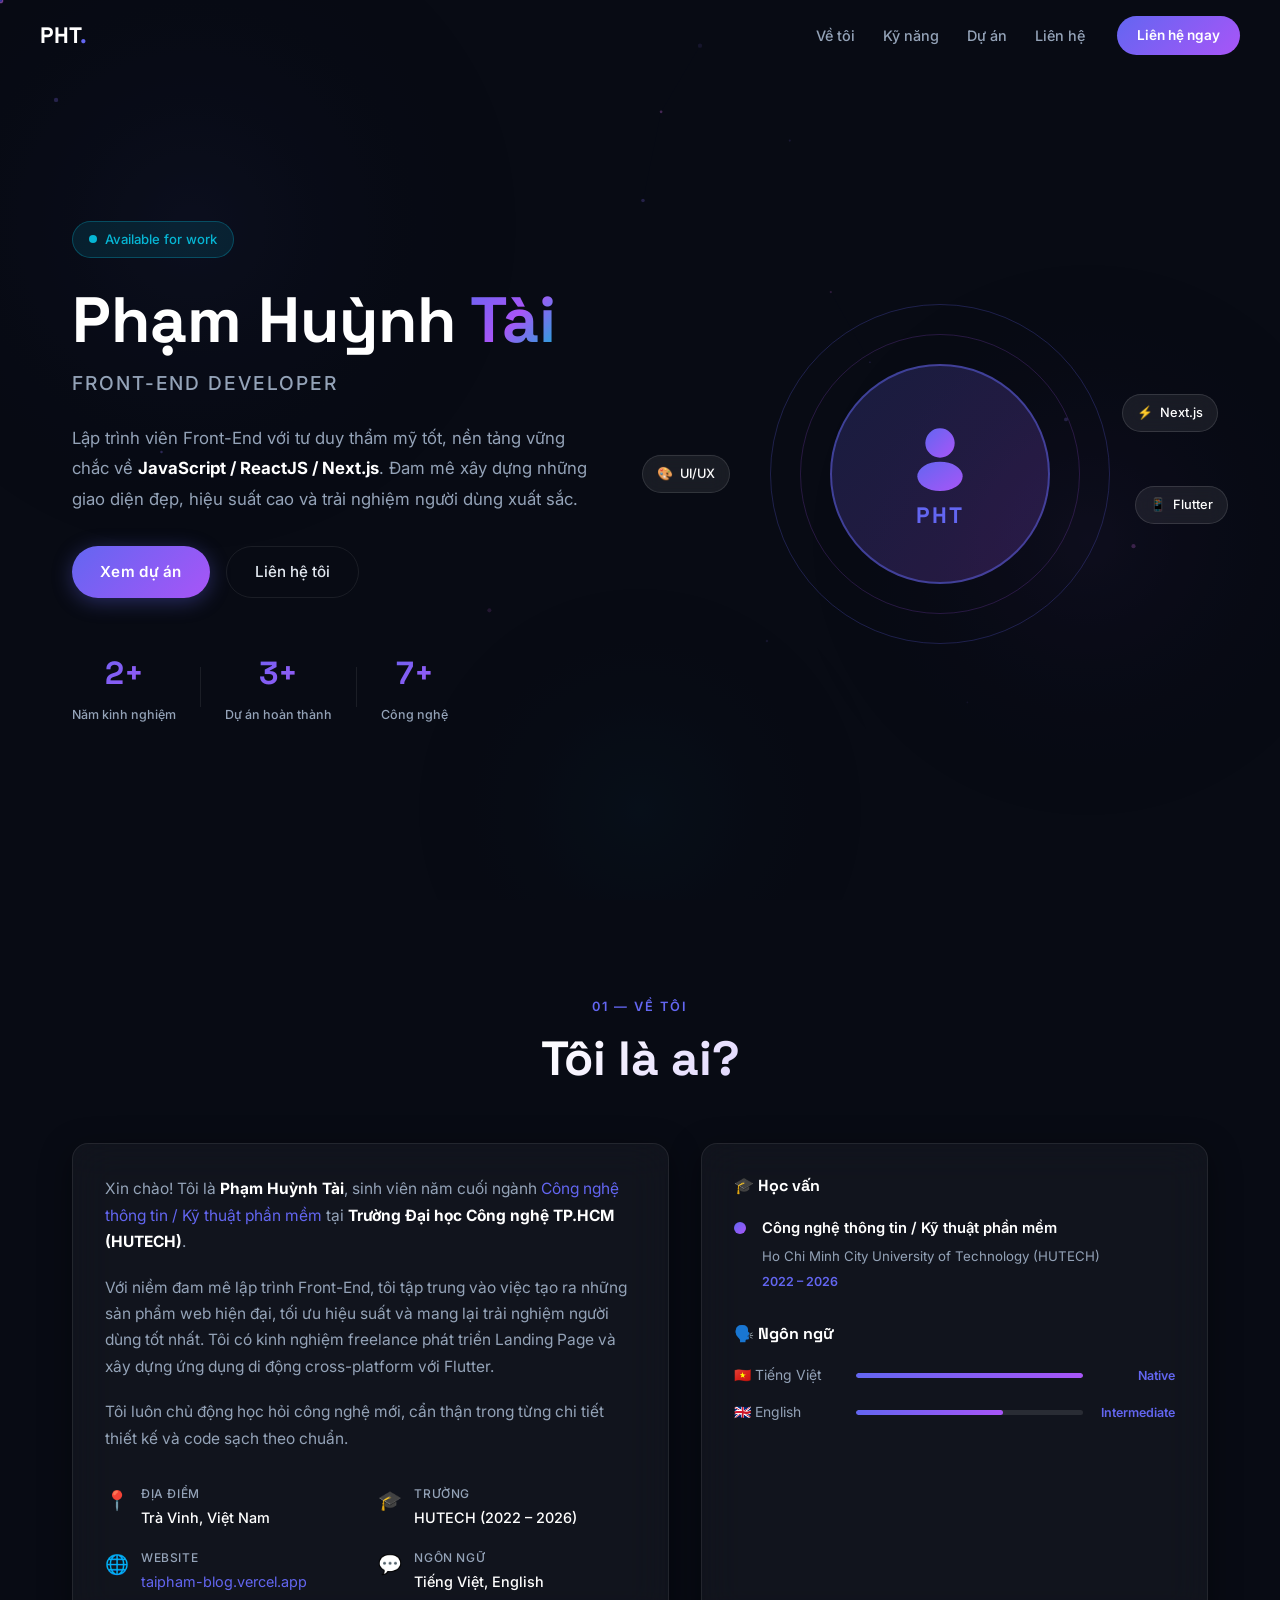
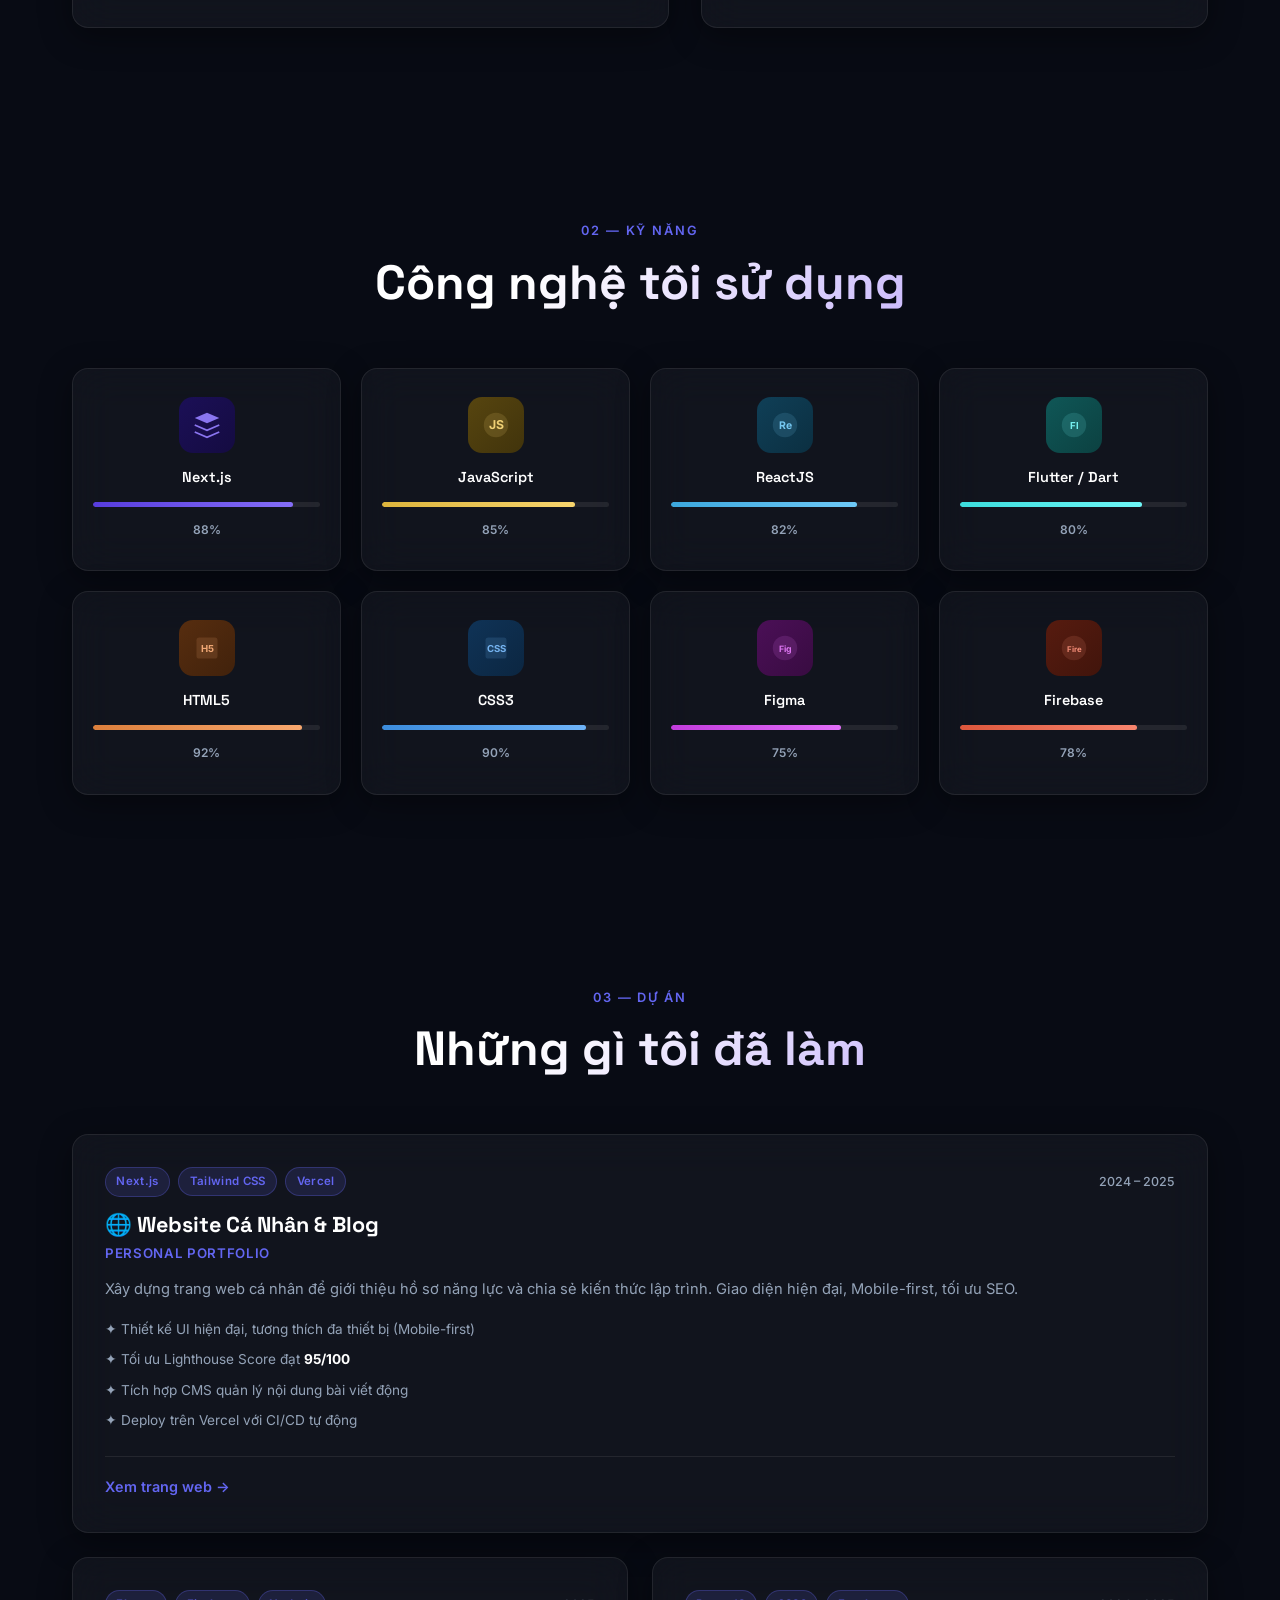
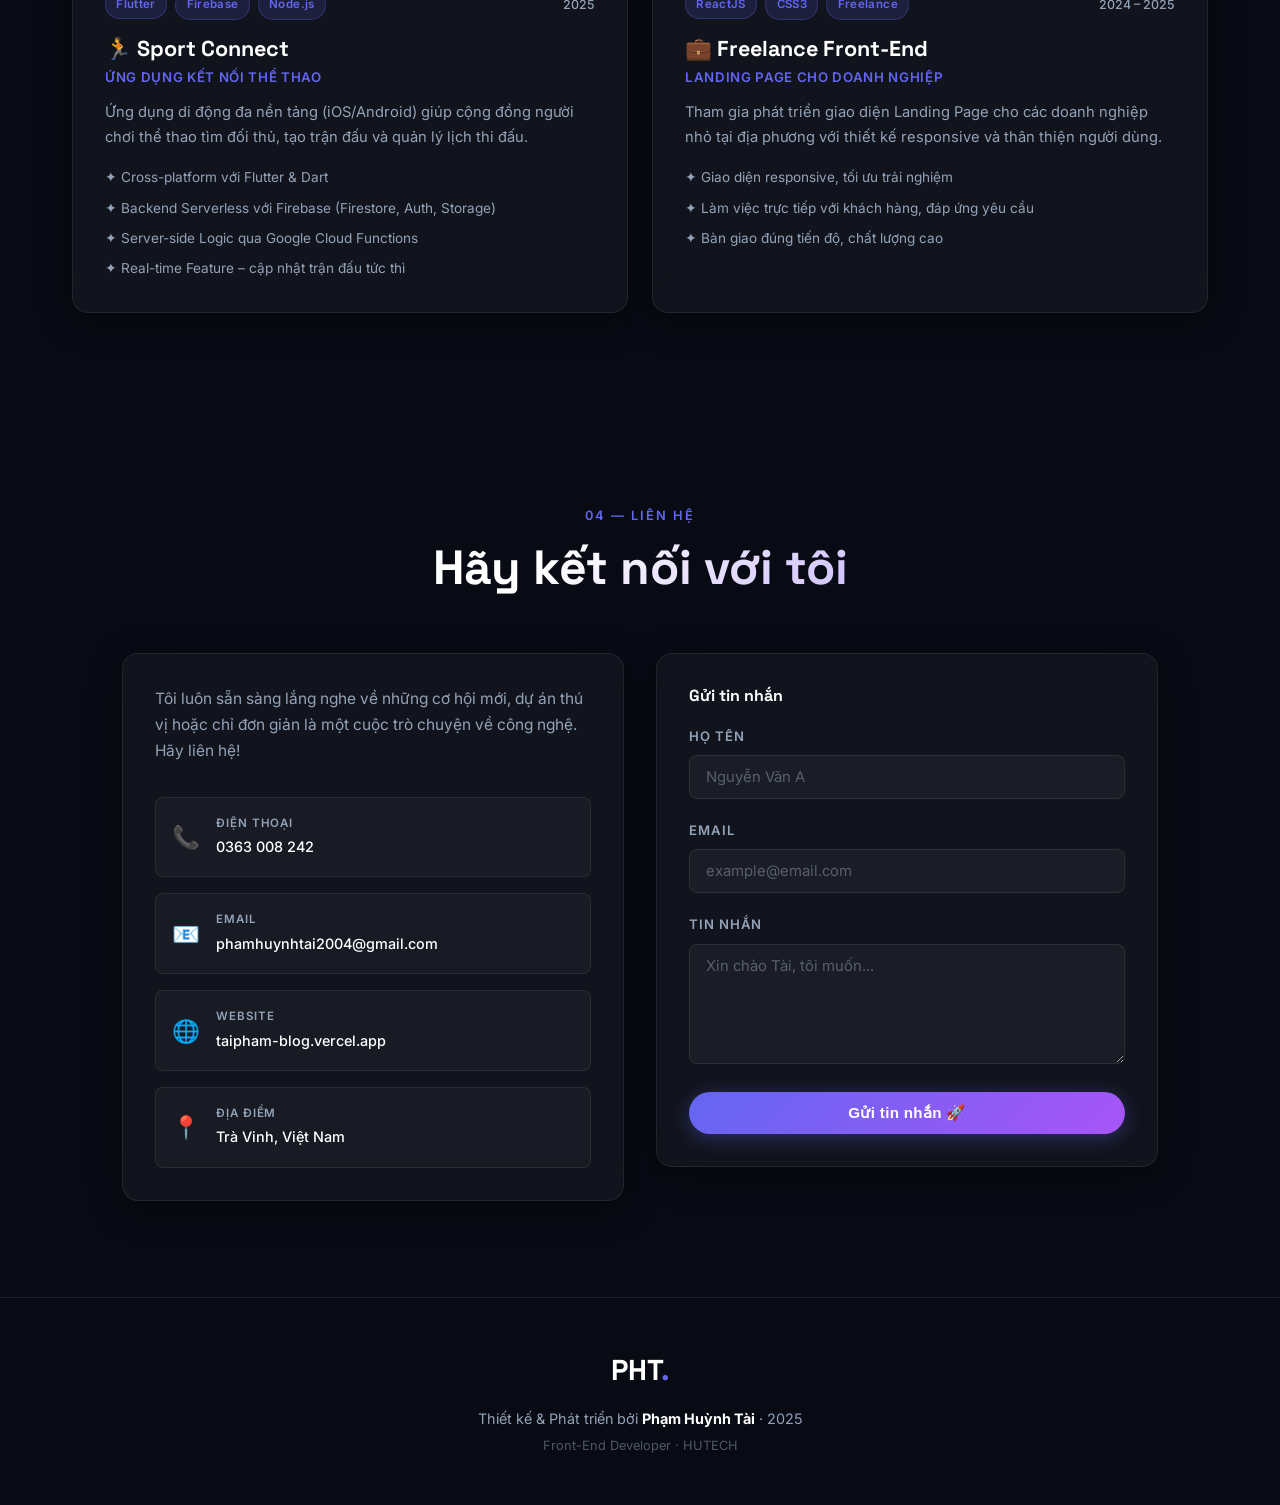
<file: portfolio/index.html>
<!DOCTYPE html>
<html lang="vi">
<head>
  <meta charset="UTF-8" />
  <meta name="viewport" content="width=device-width, initial-scale=1.0" />
  <title>Phạm Huỳnh Tài – Front-End Developer</title>
  <meta name="description" content="Trang giới thiệu bản thân của Phạm Huỳnh Tài – Front-End Developer với chuyên môn về JavaScript, ReactJS, Next.js và Flutter." />
  <link rel="preconnect" href="https://fonts.googleapis.com" />
  <link rel="preconnect" href="https://fonts.gstatic.com" crossorigin />
  <link href="https://fonts.googleapis.com/css2?family=Inter:wght@300;400;500;600;700;800;900&family=Space+Grotesk:wght@300;400;500;600;700&display=swap" rel="stylesheet" />
  <link rel="stylesheet" href="style.css" />
</head>
<body>

  <!-- ===== CANVAS BACKGROUND ===== -->
  <canvas id="bg-canvas"></canvas>

  <!-- ===== NAVIGATION ===== -->
  <nav id="navbar">
    <div class="nav-inner">
      <a href="#hero" class="nav-logo">PHT<span class="accent">.</span></a>
      <ul class="nav-links">
        <li><a href="#about">Về tôi</a></li>
        <li><a href="#skills">Kỹ năng</a></li>
        <li><a href="#projects">Dự án</a></li>
        <li><a href="#contact">Liên hệ</a></li>
      </ul>
      <a href="#contact" class="btn-hire">Liên hệ ngay</a>
      <button class="nav-toggle" id="navToggle" aria-label="Toggle menu">
        <span></span><span></span><span></span>
      </button>
    </div>
  </nav>

  <!-- ===== HERO ===== -->
  <section id="hero">
    <div class="hero-content">
      <div class="hero-badge">
        <span class="badge-dot"></span>
        Available for work
      </div>
      <h1 class="hero-name">Phạm Huỳnh <span class="gradient-text">Tài</span></h1>
      <p class="hero-title">Front-End Developer</p>
      <p class="hero-desc">
        Lập trình viên Front-End với tư duy thẩm mỹ tốt, nền tảng vững chắc về
        <strong>JavaScript / ReactJS / Next.js</strong>. Đam mê xây dựng những
        giao diện đẹp, hiệu suất cao và trải nghiệm người dùng xuất sắc.
      </p>
      <div class="hero-cta">
        <a href="#projects" class="btn-primary">Xem dự án</a>
        <a href="#contact" class="btn-outline">Liên hệ tôi</a>
      </div>
      <div class="hero-stats">
        <div class="stat">
          <span class="stat-num">2+</span>
          <span class="stat-label">Năm kinh nghiệm</span>
        </div>
        <div class="stat-divider"></div>
        <div class="stat">
          <span class="stat-num">3+</span>
          <span class="stat-label">Dự án hoàn thành</span>
        </div>
        <div class="stat-divider"></div>
        <div class="stat">
          <span class="stat-num">7+</span>
          <span class="stat-label">Công nghệ</span>
        </div>
      </div>
    </div>
    <div class="hero-avatar-wrap">
      <div class="avatar-ring"></div>
      <div class="avatar-ring ring2"></div>
      <div class="avatar-placeholder">
        <div class="avatar-inner">
          <svg viewBox="0 0 120 120" fill="none" xmlns="http://www.w3.org/2000/svg">
            <circle cx="60" cy="45" r="22" fill="url(#ag)" />
            <ellipse cx="60" cy="95" rx="34" ry="22" fill="url(#ag)" />
            <defs>
              <linearGradient id="ag" x1="0" y1="0" x2="1" y2="1">
                <stop offset="0%" stop-color="#6366f1"/>
                <stop offset="100%" stop-color="#a855f7"/>
              </linearGradient>
            </defs>
          </svg>
          <span class="avatar-initials">PHT</span>
        </div>
      </div>
      <div class="float-chip chip1">
        <span>⚡</span> Next.js
      </div>
      <div class="float-chip chip2">
        <span>📱</span> Flutter
      </div>
      <div class="float-chip chip3">
        <span>🎨</span> UI/UX
      </div>
    </div>
  </section>

  <!-- ===== ABOUT ===== -->
  <section id="about">
    <div class="section-header">
      <span class="section-tag">01 — Về tôi</span>
      <h2>Tôi là ai?</h2>
    </div>
    <div class="about-grid">
      <div class="about-text glass-card">
        <p>
          Xin chào! Tôi là <strong>Phạm Huỳnh Tài</strong>, sinh viên năm cuối ngành
          <em>Công nghệ thông tin / Kỹ thuật phần mềm</em> tại
          <strong>Trường Đại học Công nghệ TP.HCM (HUTECH)</strong>.
        </p>
        <p>
          Với niềm đam mê lập trình Front-End, tôi tập trung vào việc tạo ra những
          sản phẩm web hiện đại, tối ưu hiệu suất và mang lại trải nghiệm người dùng
          tốt nhất. Tôi có kinh nghiệm freelance phát triển Landing Page và xây dựng
          ứng dụng di động cross-platform với Flutter.
        </p>
        <p>
          Tôi luôn chủ động học hỏi công nghệ mới, cẩn thận trong từng chi tiết thiết
          kế và code sạch theo chuẩn.
        </p>
        <div class="about-info-grid">
          <div class="info-item">
            <span class="info-icon">📍</span>
            <div>
              <span class="info-label">Địa điểm</span>
              <span class="info-val">Trà Vinh, Việt Nam</span>
            </div>
          </div>
          <div class="info-item">
            <span class="info-icon">🎓</span>
            <div>
              <span class="info-label">Trường</span>
              <span class="info-val">HUTECH (2022 – 2026)</span>
            </div>
          </div>
          <div class="info-item">
            <span class="info-icon">🌐</span>
            <div>
              <span class="info-label">Website</span>
              <a href="https://taipham-blog.vercel.app" target="_blank" class="info-link">taipham-blog.vercel.app</a>
            </div>
          </div>
          <div class="info-item">
            <span class="info-icon">💬</span>
            <div>
              <span class="info-label">Ngôn ngữ</span>
              <span class="info-val">Tiếng Việt, English</span>
            </div>
          </div>
        </div>
      </div>
      <div class="about-education glass-card">
        <h3 class="card-title">🎓 Học vấn</h3>
        <div class="edu-item">
          <div class="edu-dot"></div>
          <div class="edu-content">
            <span class="edu-degree">Công nghệ thông tin / Kỹ thuật phần mềm</span>
            <span class="edu-school">Ho Chi Minh City University of Technology (HUTECH)</span>
            <span class="edu-year">2022 – 2026</span>
          </div>
        </div>
        <h3 class="card-title" style="margin-top:2rem">🗣️ Ngôn ngữ</h3>
        <div class="lang-list">
          <div class="lang-item">
            <span>🇻🇳 Tiếng Việt</span>
            <div class="lang-bar"><div class="lang-fill" style="width:100%"></div></div>
            <span class="lang-level">Native</span>
          </div>
          <div class="lang-item">
            <span>🇬🇧 English</span>
            <div class="lang-bar"><div class="lang-fill" style="width:65%"></div></div>
            <span class="lang-level">Intermediate</span>
          </div>
        </div>
      </div>
    </div>
  </section>

  <!-- ===== SKILLS ===== -->
  <section id="skills">
    <div class="section-header">
      <span class="section-tag">02 — Kỹ năng</span>
      <h2>Công nghệ tôi sử dụng</h2>
    </div>
    <div class="skills-grid">

      <div class="skill-card glass-card" style="--hue:250">
        <div class="skill-icon">
          <svg viewBox="0 0 32 32"><path d="M16 2L2 8l14 6 14-6z" fill="currentColor"/><path d="M2 16l14 6 14-6" stroke="currentColor" stroke-width="2" fill="none"/><path d="M2 24l14 6 14-6" stroke="currentColor" stroke-width="2" fill="none"/></svg>
        </div>
        <h3>Next.js</h3>
        <div class="skill-bar">
          <div class="skill-fill" data-width="88%"></div>
        </div>
        <span class="skill-pct">88%</span>
      </div>

      <div class="skill-card glass-card" style="--hue:45">
        <div class="skill-icon">
          <svg viewBox="0 0 32 32"><circle cx="16" cy="16" r="14" fill="currentColor" opacity=".15"/><text x="16" y="21" text-anchor="middle" font-size="14" font-weight="bold" fill="currentColor">JS</text></svg>
        </div>
        <h3>JavaScript</h3>
        <div class="skill-bar">
          <div class="skill-fill" data-width="85%"></div>
        </div>
        <span class="skill-pct">85%</span>
      </div>

      <div class="skill-card glass-card" style="--hue:200">
        <div class="skill-icon">
          <svg viewBox="0 0 32 32"><circle cx="16" cy="16" r="14" fill="currentColor" opacity=".15"/><text x="16" y="21" text-anchor="middle" font-size="12" font-weight="bold" fill="currentColor">Re</text></svg>
        </div>
        <h3>ReactJS</h3>
        <div class="skill-bar">
          <div class="skill-fill" data-width="82%"></div>
        </div>
        <span class="skill-pct">82%</span>
      </div>

      <div class="skill-card glass-card" style="--hue:180">
        <div class="skill-icon">
          <svg viewBox="0 0 32 32"><circle cx="16" cy="16" r="14" fill="currentColor" opacity=".15"/><text x="16" y="21" text-anchor="middle" font-size="11" font-weight="bold" fill="currentColor">Fl</text></svg>
        </div>
        <h3>Flutter / Dart</h3>
        <div class="skill-bar">
          <div class="skill-fill" data-width="80%"></div>
        </div>
        <span class="skill-pct">80%</span>
      </div>

      <div class="skill-card glass-card" style="--hue:25">
        <div class="skill-icon">
          <svg viewBox="0 0 32 32"><rect x="4" y="4" width="24" height="24" rx="3" fill="currentColor" opacity=".15"/><text x="16" y="21" text-anchor="middle" font-size="11" font-weight="bold" fill="currentColor">H5</text></svg>
        </div>
        <h3>HTML5</h3>
        <div class="skill-bar">
          <div class="skill-fill" data-width="92%"></div>
        </div>
        <span class="skill-pct">92%</span>
      </div>

      <div class="skill-card glass-card" style="--hue:210">
        <div class="skill-icon">
          <svg viewBox="0 0 32 32"><rect x="4" y="4" width="24" height="24" rx="3" fill="currentColor" opacity=".15"/><text x="16" y="21" text-anchor="middle" font-size="11" font-weight="bold" fill="currentColor">CSS</text></svg>
        </div>
        <h3>CSS3</h3>
        <div class="skill-bar">
          <div class="skill-fill" data-width="90%"></div>
        </div>
        <span class="skill-pct">90%</span>
      </div>

      <div class="skill-card glass-card" style="--hue:290">
        <div class="skill-icon">
          <svg viewBox="0 0 32 32"><circle cx="16" cy="16" r="14" fill="currentColor" opacity=".15"/><text x="16" y="21" text-anchor="middle" font-size="10" font-weight="bold" fill="currentColor">Fig</text></svg>
        </div>
        <h3>Figma</h3>
        <div class="skill-bar">
          <div class="skill-fill" data-width="75%"></div>
        </div>
        <span class="skill-pct">75%</span>
      </div>

      <div class="skill-card glass-card" style="--hue:10">
        <div class="skill-icon">
          <svg viewBox="0 0 32 32"><circle cx="16" cy="16" r="14" fill="currentColor" opacity=".15"/><text x="16" y="21" text-anchor="middle" font-size="9" font-weight="bold" fill="currentColor">Fire</text></svg>
        </div>
        <h3>Firebase</h3>
        <div class="skill-bar">
          <div class="skill-fill" data-width="78%"></div>
        </div>
        <span class="skill-pct">78%</span>
      </div>

    </div>
  </section>

  <!-- ===== PROJECTS ===== -->
  <section id="projects">
    <div class="section-header">
      <span class="section-tag">03 — Dự án</span>
      <h2>Những gì tôi đã làm</h2>
    </div>
    <div class="projects-grid">

      <!-- Project 1 -->
      <div class="project-card glass-card featured">
        <div class="project-header">
          <div class="project-tags">
            <span class="tag">Next.js</span>
            <span class="tag">Tailwind CSS</span>
            <span class="tag">Vercel</span>
          </div>
          <span class="project-year">2024 – 2025</span>
        </div>
        <h3 class="project-title">🌐 Website Cá Nhân & Blog</h3>
        <p class="project-subtitle">Personal Portfolio</p>
        <p class="project-desc">
          Xây dựng trang web cá nhân để giới thiệu hồ sơ năng lực và chia sẻ
          kiến thức lập trình. Giao diện hiện đại, Mobile-first, tối ưu SEO.
        </p>
        <ul class="project-features">
          <li>✦ Thiết kế UI hiện đại, tương thích đa thiết bị (Mobile-first)</li>
          <li>✦ Tối ưu Lighthouse Score đạt <strong>95/100</strong></li>
          <li>✦ Tích hợp CMS quản lý nội dung bài viết động</li>
          <li>✦ Deploy trên Vercel với CI/CD tự động</li>
        </ul>
        <div class="project-footer">
          <a href="https://taipham-blog.vercel.app" target="_blank" class="project-link">
            Xem trang web →
          </a>
        </div>
      </div>

      <!-- Project 2 -->
      <div class="project-card glass-card">
        <div class="project-header">
          <div class="project-tags">
            <span class="tag">Flutter</span>
            <span class="tag">Firebase</span>
            <span class="tag">Node.js</span>
          </div>
          <span class="project-year">2025</span>
        </div>
        <h3 class="project-title">🏃 Sport Connect</h3>
        <p class="project-subtitle">Ứng dụng kết nối thể thao</p>
        <p class="project-desc">
          Ứng dụng di động đa nền tảng (iOS/Android) giúp cộng đồng người chơi
          thể thao tìm đối thủ, tạo trận đấu và quản lý lịch thi đấu.
        </p>
        <ul class="project-features">
          <li>✦ Cross-platform với Flutter & Dart</li>
          <li>✦ Backend Serverless với Firebase (Firestore, Auth, Storage)</li>
          <li>✦ Server-side Logic qua Google Cloud Functions</li>
          <li>✦ Real-time Feature – cập nhật trận đấu tức thì</li>
        </ul>
      </div>

      <!-- Project 3 -->
      <div class="project-card glass-card">
        <div class="project-header">
          <div class="project-tags">
            <span class="tag">ReactJS</span>
            <span class="tag">CSS3</span>
            <span class="tag">Freelance</span>
          </div>
          <span class="project-year">2024 – 2025</span>
        </div>
        <h3 class="project-title">💼 Freelance Front-End</h3>
        <p class="project-subtitle">Landing Page cho doanh nghiệp</p>
        <p class="project-desc">
          Tham gia phát triển giao diện Landing Page cho các doanh nghiệp nhỏ
          tại địa phương với thiết kế responsive và thân thiện người dùng.
        </p>
        <ul class="project-features">
          <li>✦ Giao diện responsive, tối ưu trải nghiệm</li>
          <li>✦ Làm việc trực tiếp với khách hàng, đáp ứng yêu cầu</li>
          <li>✦ Bàn giao đúng tiến độ, chất lượng cao</li>
        </ul>
      </div>

    </div>
  </section>

  <!-- ===== CONTACT ===== -->
  <section id="contact">
    <div class="section-header">
      <span class="section-tag">04 — Liên hệ</span>
      <h2>Hãy kết nối với tôi</h2>
    </div>
    <div class="contact-wrapper">
      <div class="contact-info glass-card">
        <p class="contact-intro">
          Tôi luôn sẵn sàng lắng nghe về những cơ hội mới, dự án thú vị
          hoặc chỉ đơn giản là một cuộc trò chuyện về công nghệ. Hãy liên hệ!
        </p>
        <div class="contact-items">
          <a href="tel:0363008242" class="contact-item" id="contact-phone">
            <div class="contact-icon">📞</div>
            <div>
              <span class="contact-label">Điện thoại</span>
              <span class="contact-val">0363 008 242</span>
            </div>
          </a>
          <a href="mailto:phamhuynhtai2004@gmail.com" class="contact-item" id="contact-email">
            <div class="contact-icon">📧</div>
            <div>
              <span class="contact-label">Email</span>
              <span class="contact-val">phamhuynhtai2004@gmail.com</span>
            </div>
          </a>
          <a href="https://taipham-blog.vercel.app" target="_blank" class="contact-item" id="contact-website">
            <div class="contact-icon">🌐</div>
            <div>
              <span class="contact-label">Website</span>
              <span class="contact-val">taipham-blog.vercel.app</span>
            </div>
          </a>
          <div class="contact-item" id="contact-location">
            <div class="contact-icon">📍</div>
            <div>
              <span class="contact-label">Địa điểm</span>
              <span class="contact-val">Trà Vinh, Việt Nam</span>
            </div>
          </div>
        </div>
      </div>

      <form class="contact-form glass-card" id="contactForm" onsubmit="handleSubmit(event)">
        <h3 class="card-title">Gửi tin nhắn</h3>
        <div class="form-group">
          <label for="name">Họ tên</label>
          <input type="text" id="name" name="name" placeholder="Nguyễn Văn A" required />
        </div>
        <div class="form-group">
          <label for="email">Email</label>
          <input type="email" id="email" name="email" placeholder="example@email.com" required />
        </div>
        <div class="form-group">
          <label for="message">Tin nhắn</label>
          <textarea id="message" name="message" rows="4" placeholder="Xin chào Tài, tôi muốn..." required></textarea>
        </div>
        <button type="submit" class="btn-primary btn-full" id="submitBtn">
          Gửi tin nhắn 🚀
        </button>
        <div class="form-success" id="formSuccess">
          ✅ Cảm ơn bạn! Tôi sẽ phản hồi sớm nhất có thể.
        </div>
      </form>
    </div>
  </section>

  <!-- ===== FOOTER ===== -->
  <footer id="footer">
    <div class="footer-inner">
      <span class="footer-logo">PHT<span class="accent">.</span></span>
      <p class="footer-text">
        Thiết kế & Phát triển bởi <strong>Phạm Huỳnh Tài</strong> · 2025
      </p>
      <p class="footer-sub">Front-End Developer · HUTECH</p>
    </div>
  </footer>

  <script src="script.js"></script>
</body>
</html>
</file>
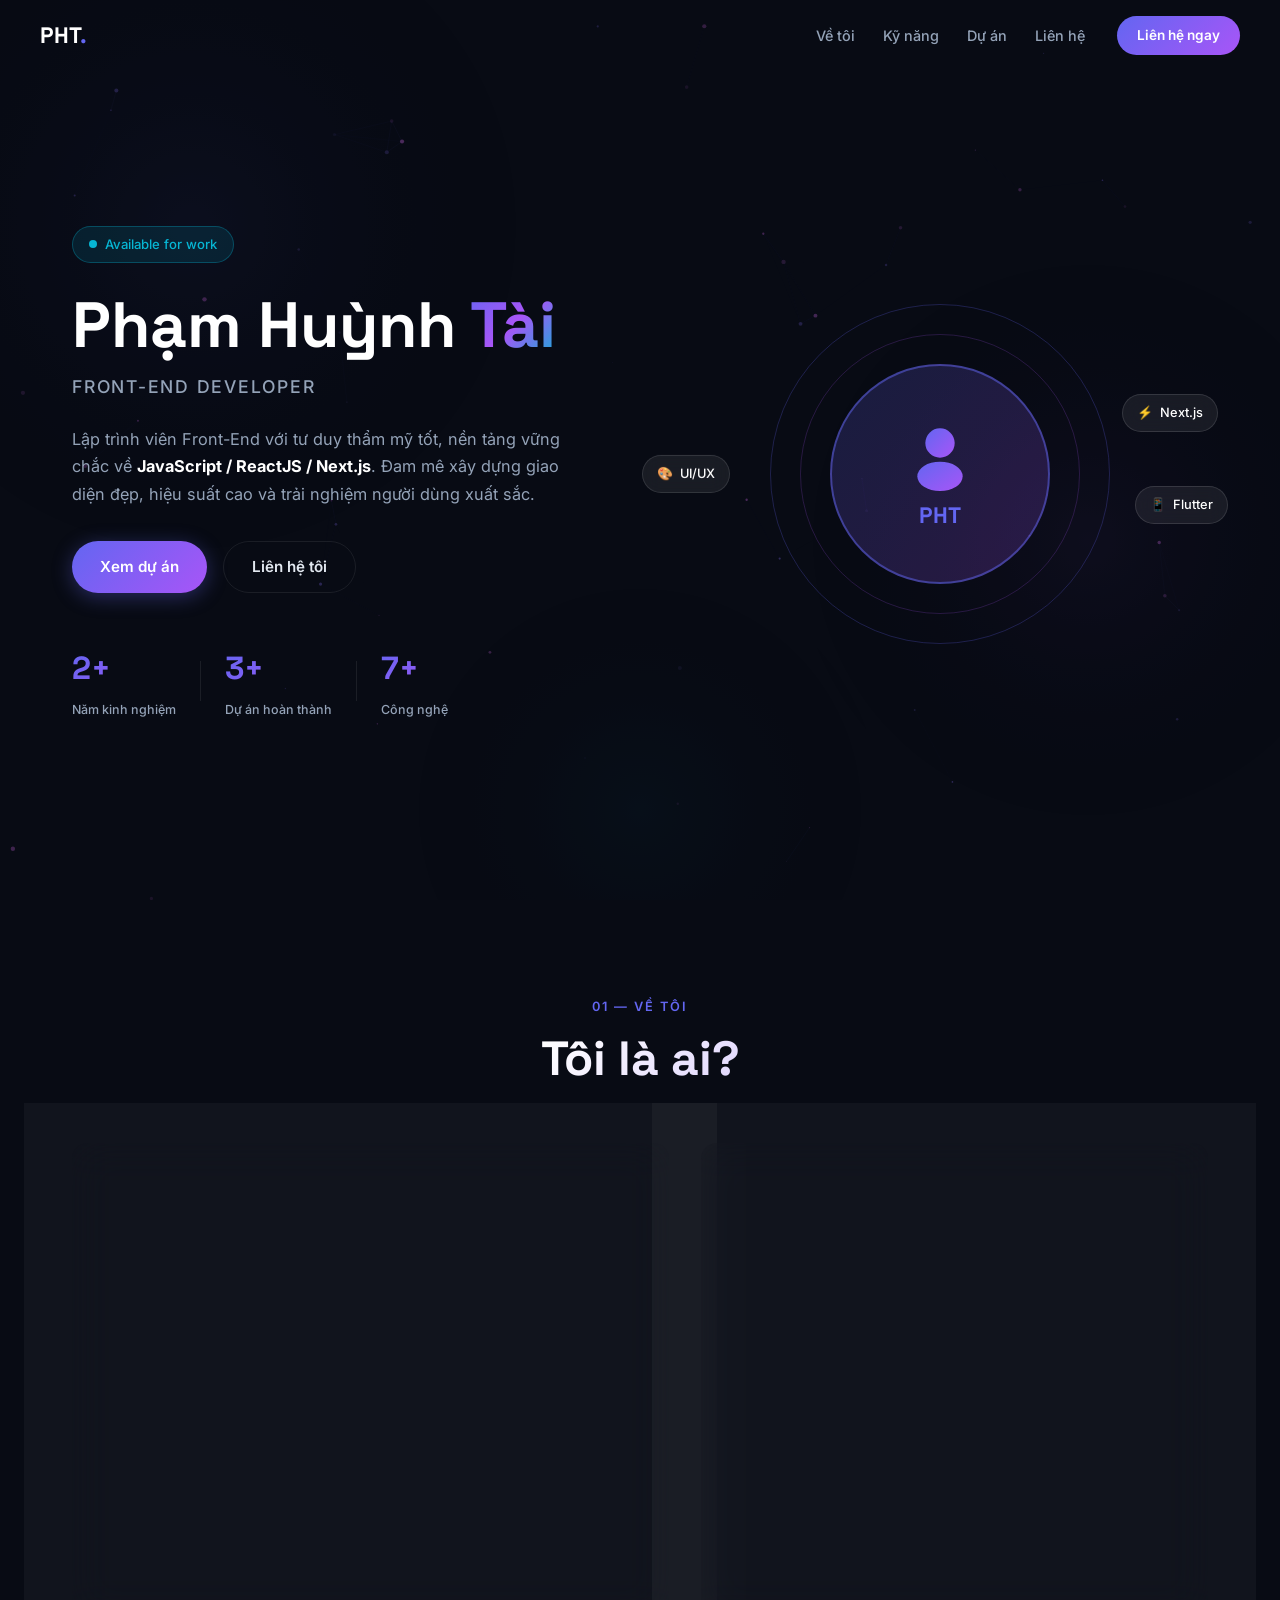
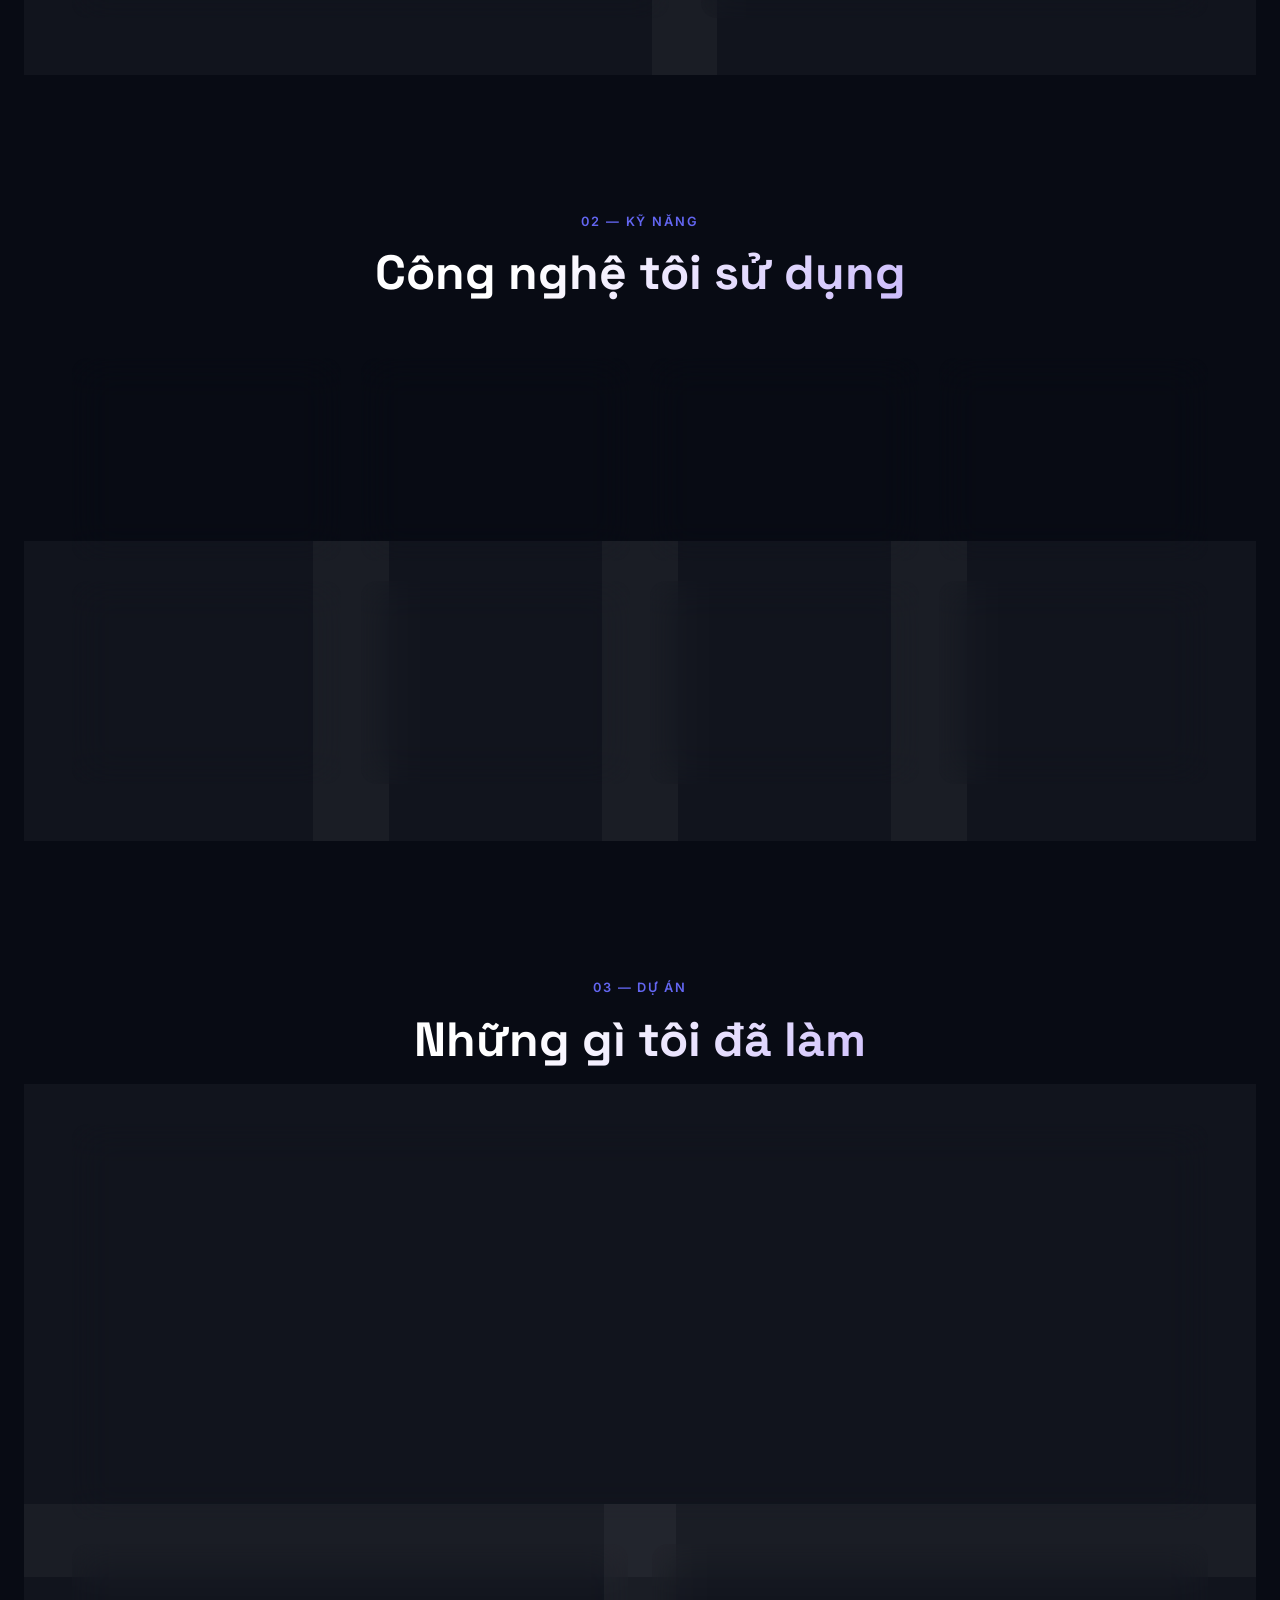
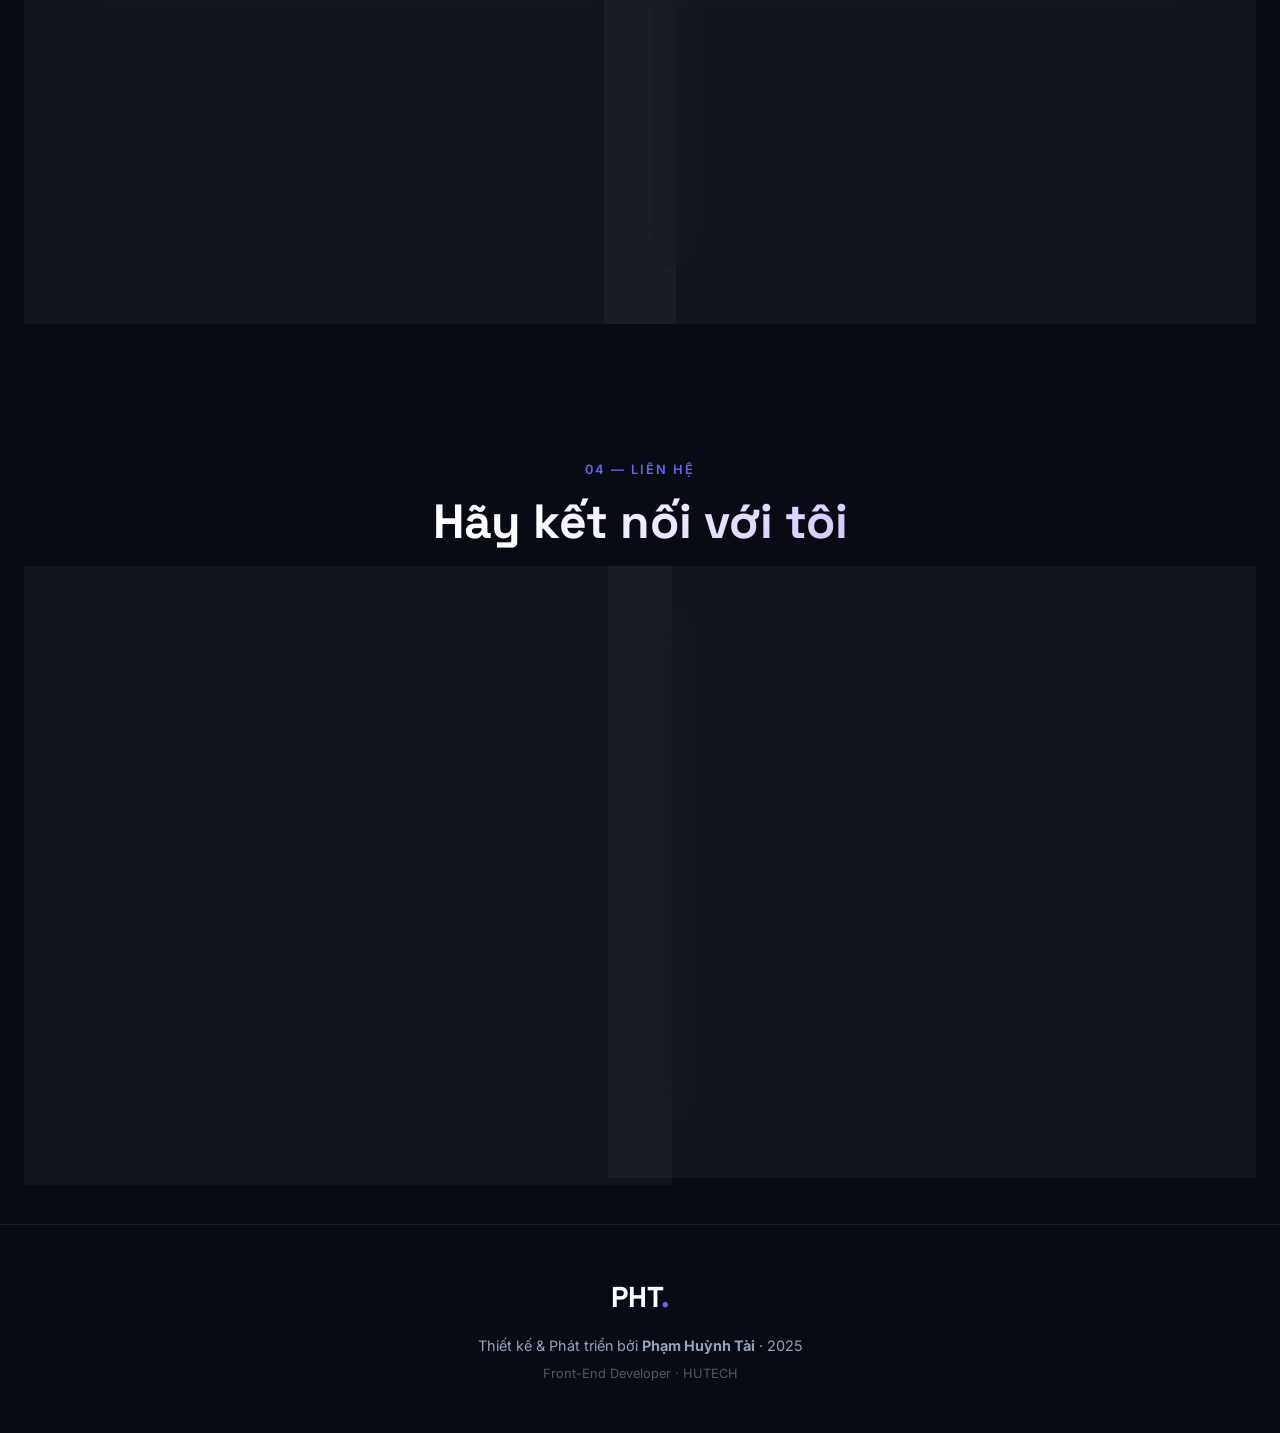
<file: src/main/resources/templates/index.html>
<!DOCTYPE html>
<html lang="vi" xmlns:th="http://www.thymeleaf.org">
<head>
  <meta charset="UTF-8" />
  <meta name="viewport" content="width=device-width, initial-scale=1.0" />
  <title>Phạm Huỳnh Tài – Front-End Developer</title>
  <meta name="description" content="Trang giới thiệu bản thân của Phạm Huỳnh Tài – Front-End Developer về JavaScript, ReactJS, Next.js và Flutter." />
  <link rel="preconnect" href="https://fonts.googleapis.com" />
  <link rel="preconnect" href="https://fonts.gstatic.com" crossorigin />
  <link href="https://fonts.googleapis.com/css2?family=Inter:wght@300;400;500;600;700;800;900&family=Space+Grotesk:wght@400;500;600;700&display=swap" rel="stylesheet" />
  <style>
    /* ===================== RESET & ROOT ===================== */
    *, *::before, *::after { box-sizing: border-box; margin: 0; padding: 0; }
    :root {
      --bg: #080b14; --bg2: #0d1120;
      --surface: rgba(255,255,255,0.04);
      --border: rgba(255,255,255,0.08);
      --primary: #6366f1; --primary2: #a855f7; --accent: #06b6d4;
      --text: #e2e8f0; --muted: #94a3b8; --white: #ffffff;
      --radius: 16px; --radius-sm: 8px;
      --shadow: 0 8px 32px rgba(0,0,0,0.4);
    }
    html { scroll-behavior: smooth; }
    body { font-family: 'Inter', sans-serif; background: var(--bg); color: var(--text); overflow-x: hidden; line-height: 1.7; }
    canvas#bg { position: fixed; inset: 0; z-index: 0; pointer-events: none; opacity: 0.6; }
    section, nav, footer { position: relative; z-index: 1; }
    a { text-decoration: none; color: inherit; }
    h1,h2,h3 { font-family: 'Space Grotesk', sans-serif; line-height: 1.2; }

    /* ===================== GLASS CARD ===================== */
    .card {
      background: var(--surface); border: 1px solid var(--border);
      border-radius: var(--radius); padding: 2rem;
      backdrop-filter: blur(20px); box-shadow: var(--shadow);
      transition: transform .3s, box-shadow .3s, border-color .3s;
    }
    .card:hover { transform: translateY(-4px); box-shadow: 0 16px 48px rgba(99,102,241,.15); border-color: rgba(99,102,241,.3); }

    /* ===================== BUTTONS ===================== */
    .btn { display: inline-flex; align-items: center; gap: .5rem; padding: .75rem 1.75rem; border-radius: 50px; font-weight: 600; font-size: .95rem; cursor: pointer; border: none; transition: opacity .2s, transform .2s, box-shadow .2s; }
    .btn-primary { background: linear-gradient(135deg, var(--primary), var(--primary2)); color: var(--white); box-shadow: 0 4px 20px rgba(99,102,241,.35); }
    .btn-primary:hover { opacity: .9; transform: translateY(-2px); box-shadow: 0 8px 28px rgba(99,102,241,.5); }
    .btn-outline { border: 1.5px solid var(--border); color: var(--text); background: none; }
    .btn-outline:hover { border-color: var(--primary); background: rgba(99,102,241,.1); transform: translateY(-2px); }
    .btn-full { width: 100%; justify-content: center; }

    /* ===================== NAV ===================== */
    nav#nav { position: fixed; top:0; left:0; right:0; z-index:100; padding:1rem 2rem; transition: background .3s; }
    nav#nav.scrolled { background: rgba(8,11,20,.9); backdrop-filter: blur(20px); border-bottom: 1px solid var(--border); }
    .nav-inner { max-width:1200px; margin:0 auto; display:flex; align-items:center; gap:2rem; }
    .nav-logo { font-family:'Space Grotesk',sans-serif; font-size:1.4rem; font-weight:700; color:var(--white); }
    .nav-logo span { color: var(--primary); }
    .nav-links { list-style:none; display:flex; gap:1.75rem; margin-left:auto; }
    .nav-links a { font-size:.9rem; color:var(--muted); font-weight:500; transition:color .2s; }
    .nav-links a:hover,.nav-links a.active { color:var(--white); }
    .nav-cta { padding:.5rem 1.25rem; border-radius:50px; background:linear-gradient(135deg,var(--primary),var(--primary2)); color:var(--white); font-weight:600; font-size:.85rem; transition:opacity .2s,transform .2s; }
    .nav-cta:hover { opacity:.85; transform:scale(1.04); }

    /* ===================== SECTION HEADER ===================== */
    .sec-wrap { max-width:1200px; margin:0 auto; padding:6rem 2rem; }
    .sec-header { text-align:center; margin-bottom:3.5rem; }
    .sec-tag { font-size:.8rem; font-weight:600; letter-spacing:.15em; text-transform:uppercase; color:var(--primary); display:block; margin-bottom:.75rem; }
    .sec-header h2 { font-size:clamp(2rem,4vw,3rem); background:linear-gradient(135deg,#fff 40%,#a78bfa); -webkit-background-clip:text; -webkit-text-fill-color:transparent; background-clip:text; }

    /* ===================== HERO ===================== */
    #hero { min-height:100vh; display:grid; grid-template-columns:1fr 1fr; align-items:center; gap:4rem; max-width:1200px; margin:0 auto; padding:7rem 2rem 4rem; }
    .hero-badge { display:inline-flex; align-items:center; gap:.5rem; padding:.4rem 1rem; background:rgba(6,182,212,.12); border:1px solid rgba(6,182,212,.3); border-radius:50px; font-size:.82rem; font-weight:500; color:var(--accent); margin-bottom:1.5rem; }
    .badge-dot { width:8px; height:8px; background:var(--accent); border-radius:50%; animation:blink 1.5s ease-in-out infinite; }
    @keyframes blink { 0%,100%{opacity:1} 50%{opacity:.3} }
    .hero-name { font-size:clamp(2.5rem,5vw,4.5rem); color:var(--white); margin-bottom:.5rem; }
    .grad { background:linear-gradient(135deg,var(--primary),var(--primary2),var(--accent)); -webkit-background-clip:text; -webkit-text-fill-color:transparent; background-clip:text; }
    .hero-title { font-size:1.1rem; font-weight:500; color:var(--muted); letter-spacing:.1em; text-transform:uppercase; margin-bottom:1.5rem; }
    .hero-desc { font-size:1.02rem; color:var(--muted); max-width:520px; margin-bottom:2rem; }
    .hero-desc strong { color:var(--white); }
    .hero-cta { display:flex; gap:1rem; flex-wrap:wrap; margin-bottom:3rem; }
    .hero-stats { display:flex; align-items:center; gap:1.5rem; }
    .stat-num { display:block; font-size:2rem; font-weight:800; font-family:'Space Grotesk',sans-serif; background:linear-gradient(135deg,var(--primary),var(--primary2)); -webkit-background-clip:text; -webkit-text-fill-color:transparent; background-clip:text; }
    .stat-label { font-size:.78rem; color:var(--muted); font-weight:500; }
    .stat-div { width:1px; height:40px; background:var(--border); }
    /* avatar */
    .avatar-wrap { position:relative; display:flex; align-items:center; justify-content:center; }
    .ring { position:absolute; border-radius:50%; border:1px solid rgba(99,102,241,.25); animation:spin 20s linear infinite; }
    .r1 { width:340px; height:340px; }
    .r2 { width:280px; height:280px; border-color:rgba(168,85,247,.2); animation-direction:reverse; animation-duration:15s; }
    @keyframes spin { from{transform:rotate(0deg)} to{transform:rotate(360deg)} }
    .avatar-circle { width:220px; height:220px; border-radius:50%; background:linear-gradient(135deg,rgba(99,102,241,.2),rgba(168,85,247,.2)); border:2px solid rgba(99,102,241,.5); display:flex; flex-direction:column; align-items:center; justify-content:center; position:relative; z-index:1; gap:.25rem; }
    .avatar-circle svg { width:80px; height:80px; color:var(--primary); }
    .avatar-initials { font-family:'Space Grotesk',sans-serif; font-size:1.4rem; font-weight:700; color:var(--primary); }
    .chip { position:absolute; padding:.45rem .9rem; background:rgba(255,255,255,.07); border:1px solid rgba(255,255,255,.12); border-radius:50px; font-size:.8rem; font-weight:500; color:var(--white); backdrop-filter:blur(10px); display:flex; align-items:center; gap:.4rem; white-space:nowrap; animation:float 3s ease-in-out infinite; }
    .c1 { top:30px; right:-10px; }
    .c2 { bottom:60px; right:-20px; animation-delay:1s; }
    .c3 { top:50%; left:-30px; transform:translateY(-50%); animation:float3 3s ease-in-out infinite 2s; }
    @keyframes float { 0%,100%{transform:translateY(0)} 50%{transform:translateY(-8px)} }
    @keyframes float3 { 0%,100%{transform:translateY(-50%)} 50%{transform:translateY(calc(-50% - 8px))} }

    /* ===================== ABOUT ===================== */
    .about-grid { display:grid; grid-template-columns:1fr .85fr; gap:2rem; }
    .about-text p { color:var(--muted); margin-bottom:1.2rem; font-size:.97rem; }
    .info-grid { display:grid; grid-template-columns:1fr 1fr; gap:1rem; margin-top:1.5rem; }
    .info-item { display:flex; align-items:flex-start; gap:.75rem; }
    .info-icon { font-size:1.2rem; flex-shrink:0; }
    .info-label { display:block; font-size:.72rem; color:var(--muted); font-weight:500; text-transform:uppercase; letter-spacing:.05em; }
    .info-val { font-size:.9rem; color:var(--white); font-weight:500; }
    .info-link { font-size:.9rem; color:var(--primary); }
    .info-link:hover { color:var(--primary2); }
    .card-title { font-size:1rem; font-weight:700; color:var(--white); margin-bottom:1.25rem; }
    .edu-item { display:flex; gap:1rem; }
    .edu-dot { width:12px; height:12px; border-radius:50%; background:linear-gradient(135deg,var(--primary),var(--primary2)); flex-shrink:0; margin-top:5px; }
    .edu-degree { font-size:.92rem; font-weight:600; color:var(--white); display:block; }
    .edu-school { font-size:.83rem; color:var(--muted); display:block; }
    .edu-year { font-size:.78rem; color:var(--primary); font-weight:600; display:block; margin-top:.25rem; }
    .lang-list { display:flex; flex-direction:column; gap:.85rem; margin-top:1.5rem; }
    .lang-item { display:grid; grid-template-columns:110px 1fr 80px; align-items:center; gap:.75rem; font-size:.87rem; color:var(--muted); }
    .lang-bar { height:5px; background:rgba(255,255,255,.1); border-radius:10px; overflow:hidden; }
    .lang-fill { height:100%; background:linear-gradient(90deg,var(--primary),var(--primary2)); border-radius:10px; }
    .lang-level { font-size:.78rem; color:var(--primary); font-weight:600; text-align:right; }

    /* ===================== SKILLS ===================== */
    .skills-grid { display:grid; grid-template-columns:repeat(4,1fr); gap:1.25rem; }
    .skill-card { text-align:center; padding:1.75rem 1.25rem; }
    .sk-icon { width:56px; height:56px; margin:0 auto 1rem; border-radius:14px; background:linear-gradient(135deg,hsl(var(--h),70%,20%),hsl(var(--h),70%,15%)); display:flex; align-items:center; justify-content:center; color:hsl(var(--h),80%,70%); }
    .sk-icon svg { width:28px; height:28px; }
    .skill-card h3 { font-size:.9rem; font-weight:600; color:var(--white); margin-bottom:1rem; }
    .sk-bar { height:5px; background:rgba(255,255,255,.08); border-radius:10px; overflow:hidden; margin-bottom:.5rem; }
    .sk-fill { height:100%; background:linear-gradient(90deg,hsl(var(--h),70%,55%),hsl(var(--h),90%,70%)); border-radius:10px; width:0; transition:width 1.2s ease; }
    .sk-pct { font-size:.75rem; color:var(--muted); font-weight:600; }

    /* ===================== PROJECTS ===================== */
    .proj-grid { display:grid; grid-template-columns:1fr 1fr; gap:1.5rem; }
    .proj-card.featured { grid-column:1/-1; }
    .proj-head { display:flex; align-items:center; justify-content:space-between; margin-bottom:1rem; flex-wrap:wrap; gap:.5rem; }
    .tags { display:flex; gap:.5rem; flex-wrap:wrap; }
    .tag { padding:.25rem .65rem; background:rgba(99,102,241,.15); border:1px solid rgba(99,102,241,.3); border-radius:50px; font-size:.72rem; font-weight:600; color:var(--primary); }
    .proj-year { font-size:.78rem; color:var(--muted); }
    .proj-title { font-size:1.3rem; color:var(--white); margin-bottom:.25rem; }
    .proj-sub { font-size:.83rem; color:var(--primary); font-weight:600; text-transform:uppercase; letter-spacing:.05em; margin-bottom:.75rem; }
    .proj-desc { font-size:.92rem; color:var(--muted); margin-bottom:1rem; }
    .proj-feats { list-style:none; display:flex; flex-direction:column; gap:.4rem; }
    .proj-feats li { font-size:.85rem; color:var(--muted); }
    .proj-feats strong { color:var(--white); }
    .proj-foot { margin-top:1.5rem; padding-top:1rem; border-top:1px solid var(--border); }
    .proj-link { font-size:.9rem; font-weight:600; color:var(--primary); transition:color .2s; }
    .proj-link:hover { color:var(--primary2); }

    /* ===================== CONTACT ===================== */
    .contact-wrap { display:grid; grid-template-columns:1fr 1fr; gap:2rem; align-items:start; }
    .contact-intro { color:var(--muted); margin-bottom:2rem; font-size:.97rem; }
    .contact-items { display:flex; flex-direction:column; gap:1rem; }
    .c-item { display:flex; align-items:center; gap:1rem; padding:1rem; background:rgba(255,255,255,.03); border:1px solid var(--border); border-radius:var(--radius-sm); transition:background .2s,border-color .2s,transform .2s; }
    a.c-item:hover { background:rgba(99,102,241,.08); border-color:rgba(99,102,241,.3); transform:translateX(4px); }
    .c-icon { font-size:1.4rem; flex-shrink:0; }
    .c-label { display:block; font-size:.72rem; color:var(--muted); text-transform:uppercase; letter-spacing:.08em; font-weight:600; }
    .c-val { font-size:.9rem; color:var(--white); font-weight:500; }
    /* form */
    .form-group { margin-bottom:1.25rem; }
    .form-group label { display:block; font-size:.82rem; font-weight:600; color:var(--muted); text-transform:uppercase; letter-spacing:.07em; margin-bottom:.5rem; }
    .form-group input,.form-group textarea { width:100%; padding:.75rem 1rem; background:rgba(255,255,255,.04); border:1px solid var(--border); border-radius:var(--radius-sm); color:var(--white); font-family:'Inter',sans-serif; font-size:.93rem; outline:none; transition:border-color .2s,background .2s; }
    .form-group input:focus,.form-group textarea:focus { border-color:var(--primary); background:rgba(99,102,241,.06); }
    .form-group input::placeholder,.form-group textarea::placeholder { color:rgba(148,163,184,.5); }
    .form-group textarea { resize:vertical; min-height:120px; }
    .form-success { display:none; text-align:center; padding:.85rem; background:rgba(6,182,212,.1); border:1px solid rgba(6,182,212,.3); border-radius:var(--radius-sm); color:var(--accent); font-size:.9rem; margin-top:1rem; }

    /* ===================== FOOTER ===================== */
    footer { padding:3rem 2rem; text-align:center; border-top:1px solid var(--border); }
    .foot-logo { font-family:'Space Grotesk',sans-serif; font-size:1.8rem; font-weight:800; color:var(--white); display:block; margin-bottom:.75rem; }
    .foot-logo span { color:var(--primary); }
    .foot-text { color:var(--muted); font-size:.9rem; }
    .foot-sub { color:rgba(148,163,184,.5); font-size:.8rem; margin-top:.25rem; }

    /* ===================== REVEAL ===================== */
    .reveal { opacity:0; transform:translateY(40px); transition:opacity .7s ease,transform .7s ease; }
    .reveal.visible { opacity:1; transform:translateY(0); }

    /* ===================== RESPONSIVE ===================== */
    @media(max-width:1024px) { .skills-grid { grid-template-columns:repeat(3,1fr); } }
    @media(max-width:768px) {
      #hero { grid-template-columns:1fr; padding:6rem 1.5rem 3rem; gap:3rem; }
      .avatar-wrap { order:-1; }
      .about-grid,.contact-wrap { grid-template-columns:1fr; }
      .info-grid { grid-template-columns:1fr; }
      .skills-grid { grid-template-columns:repeat(2,1fr); }
      .proj-grid { grid-template-columns:1fr; }
      .proj-card.featured { grid-column:1; }
      .nav-links,.nav-cta { display:none; }
    }
    @media(max-width:480px) { .skills-grid { grid-template-columns:1fr 1fr; } }
  </style>
</head>
<body>

<canvas id="bg"></canvas>

<!-- NAV -->
<nav id="nav">
  <div class="nav-inner">
    <a href="#hero" class="nav-logo">PHT<span>.</span></a>
    <ul class="nav-links">
      <li><a href="#about">Về tôi</a></li>
      <li><a href="#skills">Kỹ năng</a></li>
      <li><a href="#projects">Dự án</a></li>
      <li><a href="#contact">Liên hệ</a></li>
    </ul>
    <a href="#contact" class="nav-cta">Liên hệ ngay</a>
  </div>
</nav>

<!-- HERO -->
<section id="hero">
  <div class="hero-content">
    <div class="hero-badge"><span class="badge-dot"></span> Available for work</div>
    <h1 class="hero-name">Phạm Huỳnh <span class="grad">Tài</span></h1>
    <p class="hero-title">Front-End Developer</p>
    <p class="hero-desc">
      Lập trình viên Front-End với tư duy thẩm mỹ tốt, nền tảng vững chắc về
      <strong>JavaScript / ReactJS / Next.js</strong>. Đam mê xây dựng giao diện đẹp,
      hiệu suất cao và trải nghiệm người dùng xuất sắc.
    </p>
    <div class="hero-cta">
      <a href="#projects" class="btn btn-primary">Xem dự án</a>
      <a href="#contact" class="btn btn-outline">Liên hệ tôi</a>
    </div>
    <div class="hero-stats">
      <div><span class="stat-num">2+</span><span class="stat-label">Năm kinh nghiệm</span></div>
      <div class="stat-div"></div>
      <div><span class="stat-num">3+</span><span class="stat-label">Dự án hoàn thành</span></div>
      <div class="stat-div"></div>
      <div><span class="stat-num">7+</span><span class="stat-label">Công nghệ</span></div>
    </div>
  </div>

  <div class="avatar-wrap">
    <div class="ring r1"></div>
    <div class="ring r2"></div>
    <div class="avatar-circle">
      <svg viewBox="0 0 120 120" fill="none"><circle cx="60" cy="45" r="22" fill="url(#ag)"/><ellipse cx="60" cy="95" rx="34" ry="22" fill="url(#ag)"/><defs><linearGradient id="ag" x1="0" y1="0" x2="1" y2="1"><stop offset="0%" stop-color="#6366f1"/><stop offset="100%" stop-color="#a855f7"/></linearGradient></defs></svg>
      <span class="avatar-initials">PHT</span>
    </div>
    <div class="chip c1"><span>⚡</span> Next.js</div>
    <div class="chip c2"><span>📱</span> Flutter</div>
    <div class="chip c3"><span>🎨</span> UI/UX</div>
  </div>
</section>

<!-- ABOUT -->
<section id="about">
  <div class="sec-wrap">
    <div class="sec-header">
      <span class="sec-tag">01 — Về tôi</span>
      <h2>Tôi là ai?</h2>
    </div>
    <div class="about-grid">
      <div class="card about-text reveal">
        <p>Xin chào! Tôi là <strong>Phạm Huỳnh Tài</strong>, sinh viên năm cuối ngành
          <em style="color:var(--primary);font-style:normal;">Công nghệ thông tin / Kỹ thuật phần mềm</em>
          tại <strong>Trường Đại học Công nghệ TP.HCM (HUTECH)</strong>.</p>
        <p>Với niềm đam mê lập trình Front-End, tôi tập trung tạo ra những sản phẩm web hiện đại,
          tối ưu hiệu suất và mang lại trải nghiệm người dùng tốt nhất. Tôi có kinh nghiệm freelance
          phát triển Landing Page và xây dựng ứng dụng cross-platform với Flutter.</p>
        <p>Tôi luôn chủ động học hỏi công nghệ mới, cẩn thận trong từng chi tiết thiết kế và code sạch.</p>
        <div class="info-grid">
          <div class="info-item"><span class="info-icon">📍</span><div><span class="info-label">Địa điểm</span><span class="info-val">Trà Vinh, Việt Nam</span></div></div>
          <div class="info-item"><span class="info-icon">🎓</span><div><span class="info-label">Trường</span><span class="info-val">HUTECH (2022–2026)</span></div></div>
          <div class="info-item"><span class="info-icon">🌐</span><div><span class="info-label">Website</span><a href="https://taipham-blog.vercel.app" target="_blank" class="info-link">taipham-blog.vercel.app</a></div></div>
          <div class="info-item"><span class="info-icon">📧</span><div><span class="info-label">Email</span><span class="info-val" style="font-size:.82rem">phamhuynhtai2004@gmail.com</span></div></div>
        </div>
      </div>
      <div class="card reveal" style="transition-delay:.15s">
        <h3 class="card-title">🎓 Học vấn</h3>
        <div class="edu-item">
          <div class="edu-dot"></div>
          <div><span class="edu-degree">Công nghệ thông tin / Kỹ thuật phần mềm</span><span class="edu-school">Ho Chi Minh City University of Technology (HUTECH)</span><span class="edu-year">2022 – 2026</span></div>
        </div>
        <h3 class="card-title" style="margin-top:2rem">🗣️ Ngôn ngữ</h3>
        <div class="lang-list">
          <div class="lang-item"><span>🇻🇳 Tiếng Việt</span><div class="lang-bar"><div class="lang-fill" style="width:100%"></div></div><span class="lang-level">Native</span></div>
          <div class="lang-item"><span>🇬🇧 English</span><div class="lang-bar"><div class="lang-fill" style="width:65%"></div></div><span class="lang-level">Intermediate</span></div>
        </div>
      </div>
    </div>
  </div>
</section>

<!-- SKILLS -->
<section id="skills">
  <div class="sec-wrap">
    <div class="sec-header">
      <span class="sec-tag">02 — Kỹ năng</span>
      <h2>Công nghệ tôi sử dụng</h2>
    </div>
    <div class="skills-grid">
      <div class="skill-card card reveal" style="--h:250"><div class="sk-icon" style="--h:250"><svg viewBox="0 0 32 32" fill="currentColor"><path d="M16 2L2 8l14 6 14-6z"/><path d="M2 16l14 6 14-6" stroke="currentColor" stroke-width="2" fill="none"/></svg></div><h3>Next.js</h3><div class="sk-bar"><div class="sk-fill" style="--h:250" data-w="88%"></div></div><span class="sk-pct">88%</span></div>
      <div class="skill-card card reveal" style="--h:45;transition-delay:.07s"><div class="sk-icon" style="--h:45"><svg viewBox="0 0 32 32" fill="currentColor"><circle cx="16" cy="16" r="14" opacity=".15"/><text x="16" y="21" text-anchor="middle" font-size="13" font-weight="bold" fill="currentColor">JS</text></svg></div><h3>JavaScript</h3><div class="sk-bar"><div class="sk-fill" style="--h:45" data-w="85%"></div></div><span class="sk-pct">85%</span></div>
      <div class="skill-card card reveal" style="--h:200;transition-delay:.14s"><div class="sk-icon" style="--h:200"><svg viewBox="0 0 32 32" fill="currentColor"><circle cx="16" cy="16" r="14" opacity=".15"/><text x="16" y="21" text-anchor="middle" font-size="12" font-weight="bold" fill="currentColor">Re</text></svg></div><h3>ReactJS</h3><div class="sk-bar"><div class="sk-fill" style="--h:200" data-w="82%"></div></div><span class="sk-pct">82%</span></div>
      <div class="skill-card card reveal" style="--h:180;transition-delay:.21s"><div class="sk-icon" style="--h:180"><svg viewBox="0 0 32 32" fill="currentColor"><circle cx="16" cy="16" r="14" opacity=".15"/><text x="16" y="21" text-anchor="middle" font-size="12" font-weight="bold" fill="currentColor">Fl</text></svg></div><h3>Flutter/Dart</h3><div class="sk-bar"><div class="sk-fill" style="--h:180" data-w="80%"></div></div><span class="sk-pct">80%</span></div>
      <div class="skill-card card reveal" style="--h:25;transition-delay:.28s"><div class="sk-icon" style="--h:25"><svg viewBox="0 0 32 32" fill="currentColor"><rect x="4" y="4" width="24" height="24" rx="3" opacity=".15"/><text x="16" y="21" text-anchor="middle" font-size="11" font-weight="bold" fill="currentColor">H5</text></svg></div><h3>HTML5</h3><div class="sk-bar"><div class="sk-fill" style="--h:25" data-w="92%"></div></div><span class="sk-pct">92%</span></div>
      <div class="skill-card card reveal" style="--h:210;transition-delay:.35s"><div class="sk-icon" style="--h:210"><svg viewBox="0 0 32 32" fill="currentColor"><rect x="4" y="4" width="24" height="24" rx="3" opacity=".15"/><text x="16" y="21" text-anchor="middle" font-size="9" font-weight="bold" fill="currentColor">CSS</text></svg></div><h3>CSS3</h3><div class="sk-bar"><div class="sk-fill" style="--h:210" data-w="90%"></div></div><span class="sk-pct">90%</span></div>
      <div class="skill-card card reveal" style="--h:290;transition-delay:.42s"><div class="sk-icon" style="--h:290"><svg viewBox="0 0 32 32" fill="currentColor"><circle cx="16" cy="16" r="14" opacity=".15"/><text x="16" y="21" text-anchor="middle" font-size="10" font-weight="bold" fill="currentColor">Fig</text></svg></div><h3>Figma</h3><div class="sk-bar"><div class="sk-fill" style="--h:290" data-w="75%"></div></div><span class="sk-pct">75%</span></div>
      <div class="skill-card card reveal" style="--h:10;transition-delay:.49s"><div class="sk-icon" style="--h:10"><svg viewBox="0 0 32 32" fill="currentColor"><circle cx="16" cy="16" r="14" opacity=".15"/><text x="16" y="21" text-anchor="middle" font-size="9" font-weight="bold" fill="currentColor">Fire</text></svg></div><h3>Firebase</h3><div class="sk-bar"><div class="sk-fill" style="--h:10" data-w="78%"></div></div><span class="sk-pct">78%</span></div>
    </div>
  </div>
</section>

<!-- PROJECTS -->
<section id="projects">
  <div class="sec-wrap">
    <div class="sec-header">
      <span class="sec-tag">03 — Dự án</span>
      <h2>Những gì tôi đã làm</h2>
    </div>
    <div class="proj-grid">
      <!-- P1 -->
      <div class="proj-card featured card reveal">
        <div class="proj-head"><div class="tags"><span class="tag">Next.js</span><span class="tag">Tailwind CSS</span><span class="tag">Vercel</span></div><span class="proj-year">2024 – 2025</span></div>
        <h3 class="proj-title">🌐 Website Cá Nhân &amp; Blog</h3>
        <p class="proj-sub">Personal Portfolio</p>
        <p class="proj-desc">Xây dựng trang web cá nhân để giới thiệu hồ sơ năng lực và chia sẻ kiến thức lập trình. Giao diện hiện đại, Mobile-first.</p>
        <ul class="proj-feats">
          <li>✦ Thiết kế UI hiện đại, tương thích đa thiết bị (Mobile-first)</li>
          <li>✦ Tối ưu Lighthouse Score đạt <strong>95/100</strong></li>
          <li>✦ Tích hợp CMS quản lý nội dung bài viết động</li>
          <li>✦ Deploy trên Vercel với CI/CD tự động</li>
        </ul>
        <div class="proj-foot"><a href="https://taipham-blog.vercel.app" target="_blank" class="proj-link">Xem trang web →</a></div>
      </div>
      <!-- P2 -->
      <div class="proj-card card reveal" style="transition-delay:.1s">
        <div class="proj-head"><div class="tags"><span class="tag">Flutter</span><span class="tag">Firebase</span><span class="tag">Node.js</span></div><span class="proj-year">2025</span></div>
        <h3 class="proj-title">🏃 Sport Connect</h3>
        <p class="proj-sub">Ứng dụng kết nối thể thao</p>
        <p class="proj-desc">Ứng dụng di động đa nền tảng (iOS/Android) giúp người chơi thể thao tìm đối thủ, tạo trận đấu và quản lý lịch thi đấu.</p>
        <ul class="proj-feats">
          <li>✦ Cross-platform với Flutter &amp; Dart</li>
          <li>✦ Backend Serverless với Firebase</li>
          <li>✦ Real-time Feature – cập nhật tức thì</li>
        </ul>
      </div>
      <!-- P3 -->
      <div class="proj-card card reveal" style="transition-delay:.2s">
        <div class="proj-head"><div class="tags"><span class="tag">ReactJS</span><span class="tag">CSS3</span><span class="tag">Freelance</span></div><span class="proj-year">2024 – 2025</span></div>
        <h3 class="proj-title">💼 Freelance Front-End</h3>
        <p class="proj-sub">Landing Page cho doanh nghiệp</p>
        <p class="proj-desc">Phát triển giao diện Landing Page cho các doanh nghiệp nhỏ tại địa phương, đáp ứng yêu cầu khách hàng và bàn giao đúng tiến độ.</p>
        <ul class="proj-feats">
          <li>✦ Giao diện responsive, UX tốt</li>
          <li>✦ Làm việc trực tiếp với khách hàng</li>
          <li>✦ Bàn giao đúng tiến độ, chất lượng cao</li>
        </ul>
      </div>
    </div>
  </div>
</section>

<!-- CONTACT -->
<section id="contact">
  <div class="sec-wrap">
    <div class="sec-header">
      <span class="sec-tag">04 — Liên hệ</span>
      <h2>Hãy kết nối với tôi</h2>
    </div>
    <div class="contact-wrap">
      <div class="card reveal">
        <p class="contact-intro">Tôi luôn sẵn sàng lắng nghe cơ hội mới, dự án thú vị hoặc đơn giản là một cuộc trò chuyện về công nghệ!</p>
        <div class="contact-items">
          <a href="tel:0363008242" class="c-item" id="c-phone"><div class="c-icon">📞</div><div><span class="c-label">Điện thoại</span><span class="c-val">0363 008 242</span></div></a>
          <a href="mailto:phamhuynhtai2004@gmail.com" class="c-item" id="c-email"><div class="c-icon">📧</div><div><span class="c-label">Email</span><span class="c-val">phamhuynhtai2004@gmail.com</span></div></a>
          <a href="https://taipham-blog.vercel.app" target="_blank" class="c-item" id="c-web"><div class="c-icon">🌐</div><div><span class="c-label">Website</span><span class="c-val">taipham-blog.vercel.app</span></div></a>
          <div class="c-item" id="c-loc"><div class="c-icon">📍</div><div><span class="c-label">Địa điểm</span><span class="c-val">Trà Vinh, Việt Nam</span></div></div>
        </div>
      </div>
      <div class="card reveal" style="transition-delay:.15s">
        <h3 class="card-title">Gửi tin nhắn</h3>
        <form id="contactForm" onsubmit="handleSubmit(event)">
          <div class="form-group"><label for="uname">Họ tên</label><input type="text" id="uname" placeholder="Nguyễn Văn A" required /></div>
          <div class="form-group"><label for="uemail">Email</label><input type="email" id="uemail" placeholder="example@email.com" required /></div>
          <div class="form-group"><label for="umsg">Tin nhắn</label><textarea id="umsg" rows="4" placeholder="Xin chào Tài..." required></textarea></div>
          <button type="submit" class="btn btn-primary btn-full" id="submitBtn">Gửi tin nhắn 🚀</button>
          <div class="form-success" id="formSuccess">✅ Cảm ơn! Tôi sẽ phản hồi sớm nhất có thể.</div>
        </form>
      </div>
    </div>
  </div>
</section>

<!-- FOOTER -->
<footer>
  <span class="foot-logo">PHT<span>.</span></span>
  <p class="foot-text">Thiết kế &amp; Phát triển bởi <strong>Phạm Huỳnh Tài</strong> · 2025</p>
  <p class="foot-sub">Front-End Developer · HUTECH</p>
</footer>

<script>
/* PARTICLE BG */
(function(){
  const c=document.getElementById('bg'),ctx=c.getContext('2d');
  let W,H,pts=[];
  function resize(){ W=c.width=innerWidth; H=c.height=innerHeight; }
  resize(); addEventListener('resize',resize);
  class P{ constructor(){ this.reset(); } reset(){ this.x=Math.random()*W;this.y=Math.random()*H;this.r=Math.random()*1.8+.4;this.dx=(Math.random()-.5)*.4;this.dy=(Math.random()-.5)*.4;this.a=Math.random()*.5+.1;this.h=Math.random()>.5?250:290; } update(){ this.x+=this.dx;this.y+=this.dy;if(this.x<0||this.x>W||this.y<0||this.y>H)this.reset(); } draw(){ ctx.beginPath();ctx.arc(this.x,this.y,this.r,0,Math.PI*2);ctx.fillStyle=`hsla(${this.h},70%,65%,${this.a})`;ctx.fill(); }}
  for(let i=0;i<55;i++)pts.push(new P());
  function blobs(){ [{x:W*.15,y:H*.25,r:350,c:'rgba(99,102,241,.08)'},{x:W*.85,y:H*.6,r:300,c:'rgba(168,85,247,.07)'},{x:W*.5,y:H*.9,r:250,c:'rgba(6,182,212,.05)'}].forEach(b=>{ const g=ctx.createRadialGradient(b.x,b.y,0,b.x,b.y,b.r);g.addColorStop(0,b.c);g.addColorStop(1,'transparent');ctx.fillStyle=g;ctx.beginPath();ctx.arc(b.x,b.y,b.r,0,Math.PI*2);ctx.fill(); }); }
  function lines(){ for(let i=0;i<pts.length;i++)for(let j=i+1;j<pts.length;j++){const dx=pts[i].x-pts[j].x,dy=pts[i].y-pts[j].y,d=Math.sqrt(dx*dx+dy*dy);if(d<120){ctx.beginPath();ctx.strokeStyle=`rgba(99,102,241,${.12*(1-d/120)})`;ctx.lineWidth=.5;ctx.moveTo(pts[i].x,pts[i].y);ctx.lineTo(pts[j].x,pts[j].y);ctx.stroke();}} }
  function loop(){ctx.clearRect(0,0,W,H);blobs();pts.forEach(p=>{p.update();p.draw();});lines();requestAnimationFrame(loop);}
  loop();
})();

/* NAV SCROLL */
const nav=document.getElementById('nav');
addEventListener('scroll',()=>nav.classList.toggle('scrolled',scrollY>40));

/* REVEAL */
const reveals=document.querySelectorAll('.reveal');
const obs=new IntersectionObserver(entries=>{
  entries.forEach(e=>{ if(e.isIntersecting){ e.target.classList.add('visible'); obs.unobserve(e.target); animFill(e.target); }});
},{threshold:.15});
reveals.forEach(r=>obs.observe(r));
function animFill(el){ if(el.classList.contains('skill-card')){const f=el.querySelector('.sk-fill');if(f)f.style.width=f.dataset.w;} }

/* HERO ANIMATION */
document.querySelectorAll('.hero-badge,.hero-name,.hero-title,.hero-desc,.hero-cta,.hero-stats').forEach((el,i)=>{
  el.style.cssText=`opacity:0;transform:translateY(30px);transition:opacity .7s ease ${i*.12}s,transform .7s ease ${i*.12}s`;
  setTimeout(()=>el.style.cssText+=';opacity:1;transform:translateY(0)',100+i*120);
});
const aw=document.querySelector('.avatar-wrap');
aw.style.cssText='opacity:0;transform:scale(.85);transition:opacity .9s ease .5s,transform .9s ease .5s';
setTimeout(()=>aw.style.cssText+=';opacity:1;transform:scale(1)',200);

/* FORM */
function handleSubmit(e){
  e.preventDefault();
  const btn=document.getElementById('submitBtn'), suc=document.getElementById('formSuccess');
  btn.textContent='Đang gửi...'; btn.disabled=true;
  setTimeout(()=>{ suc.style.display='block'; btn.textContent='Đã gửi ✅'; e.target.reset();
    setTimeout(()=>{ btn.textContent='Gửi tin nhắn 🚀'; btn.disabled=false; suc.style.display='none'; },4000); },1200);
}

/* ACTIVE NAV */
const secs=document.querySelectorAll('section[id]'),lnks=document.querySelectorAll('.nav-links a');
addEventListener('scroll',()=>{ let cur=''; secs.forEach(s=>{ if(scrollY>=s.offsetTop-120)cur=s.id; }); lnks.forEach(a=>{ a.style.color=a.getAttribute('href')==='#'+cur?'#6366f1':''; }); });
</script>
</body>
</html>
</file>
<file: portfolio/style.css>
/* =====================================================
   RESET & ROOT
===================================================== */
*, *::before, *::after { box-sizing: border-box; margin: 0; padding: 0; }

:root {
  --bg:         #080b14;
  --bg2:        #0d1120;
  --surface:    rgba(255,255,255,0.04);
  --border:     rgba(255,255,255,0.08);
  --primary:    #6366f1;
  --primary2:   #a855f7;
  --accent:     #06b6d4;
  --text:       #e2e8f0;
  --muted:      #94a3b8;
  --white:      #ffffff;
  --radius:     16px;
  --radius-sm:  8px;
  --shadow:     0 8px 32px rgba(0,0,0,0.4);
  --font-main:  'Inter', sans-serif;
  --font-head:  'Space Grotesk', sans-serif;
}

html { scroll-behavior: smooth; }

body {
  font-family: var(--font-main);
  background: var(--bg);
  color: var(--text);
  overflow-x: hidden;
  line-height: 1.7;
}

/* ===== BG CANVAS ===== */
#bg-canvas {
  position: fixed;
  inset: 0;
  z-index: 0;
  pointer-events: none;
  opacity: 0.6;
}

/* ===== TYPOGRAPHY ===== */
h1, h2, h3 { font-family: var(--font-head); line-height: 1.2; }
a { text-decoration: none; color: inherit; }
strong { color: var(--white); }
em { font-style: normal; color: var(--primary); }

/* =====================================================
   GLASS CARD
===================================================== */
.glass-card {
  background: var(--surface);
  border: 1px solid var(--border);
  border-radius: var(--radius);
  padding: 2rem;
  backdrop-filter: blur(20px);
  -webkit-backdrop-filter: blur(20px);
  box-shadow: var(--shadow);
  transition: transform 0.3s ease, box-shadow 0.3s ease, border-color 0.3s ease;
}
.glass-card:hover {
  transform: translateY(-4px);
  box-shadow: 0 16px 48px rgba(99,102,241,0.15);
  border-color: rgba(99,102,241,0.3);
}

/* =====================================================
   BUTTONS
===================================================== */
.btn-primary {
  display: inline-flex;
  align-items: center;
  gap: 0.5rem;
  padding: 0.75rem 1.75rem;
  border-radius: 50px;
  background: linear-gradient(135deg, var(--primary), var(--primary2));
  color: var(--white);
  font-weight: 600;
  font-size: 0.95rem;
  letter-spacing: 0.02em;
  cursor: pointer;
  border: none;
  transition: opacity 0.2s, transform 0.2s, box-shadow 0.2s;
  box-shadow: 0 4px 20px rgba(99,102,241,0.35);
}
.btn-primary:hover { opacity: 0.9; transform: translateY(-2px); box-shadow: 0 8px 28px rgba(99,102,241,0.5); }

.btn-outline {
  display: inline-flex;
  align-items: center;
  gap: 0.5rem;
  padding: 0.75rem 1.75rem;
  border-radius: 50px;
  border: 1.5px solid var(--border);
  color: var(--text);
  font-weight: 500;
  font-size: 0.95rem;
  cursor: pointer;
  transition: border-color 0.2s, background 0.2s, transform 0.2s;
}
.btn-outline:hover { border-color: var(--primary); background: rgba(99,102,241,0.1); transform: translateY(-2px); }

.btn-full { width: 100%; justify-content: center; }

/* =====================================================
   SECTION HEADER
===================================================== */
section { position: relative; z-index: 1; }

.section-header {
  text-align: center;
  margin-bottom: 3.5rem;
}
.section-tag {
  font-size: 0.8rem;
  font-weight: 600;
  letter-spacing: 0.15em;
  text-transform: uppercase;
  color: var(--primary);
  display: block;
  margin-bottom: 0.75rem;
}
.section-header h2 {
  font-size: clamp(2rem, 4vw, 3rem);
  color: var(--white);
  background: linear-gradient(135deg, #fff 40%, #a78bfa);
  -webkit-background-clip: text;
  -webkit-text-fill-color: transparent;
  background-clip: text;
}

/* =====================================================
   NAVBAR
===================================================== */
#navbar {
  position: fixed;
  top: 0; left: 0; right: 0;
  z-index: 100;
  padding: 1rem 2rem;
  transition: background 0.3s, backdrop-filter 0.3s;
}
#navbar.scrolled {
  background: rgba(8,11,20,0.85);
  backdrop-filter: blur(20px);
  border-bottom: 1px solid var(--border);
}
.nav-inner {
  max-width: 1200px;
  margin: 0 auto;
  display: flex;
  align-items: center;
  gap: 2rem;
}
.nav-logo {
  font-family: var(--font-head);
  font-size: 1.4rem;
  font-weight: 700;
  color: var(--white);
}
.accent { color: var(--primary); }
.nav-links {
  list-style: none;
  display: flex;
  gap: 1.75rem;
  margin-left: auto;
}
.nav-links a {
  font-size: 0.9rem;
  color: var(--muted);
  font-weight: 500;
  transition: color 0.2s;
}
.nav-links a:hover { color: var(--white); }
.btn-hire {
  padding: 0.5rem 1.25rem;
  border-radius: 50px;
  background: linear-gradient(135deg, var(--primary), var(--primary2));
  color: var(--white);
  font-weight: 600;
  font-size: 0.85rem;
  transition: opacity 0.2s, transform 0.2s;
}
.btn-hire:hover { opacity: 0.85; transform: scale(1.04); }

.nav-toggle {
  display: none;
  flex-direction: column;
  gap: 5px;
  background: none;
  border: none;
  cursor: pointer;
  padding: 4px;
  margin-left: auto;
}
.nav-toggle span {
  display: block;
  width: 24px;
  height: 2px;
  background: var(--white);
  border-radius: 4px;
  transition: transform 0.3s, opacity 0.3s;
}

/* =====================================================
   HERO
===================================================== */
#hero {
  min-height: 100vh;
  display: grid;
  grid-template-columns: 1fr 1fr;
  align-items: center;
  gap: 4rem;
  max-width: 1200px;
  margin: 0 auto;
  padding: 7rem 2rem 4rem;
}

.hero-badge {
  display: inline-flex;
  align-items: center;
  gap: 0.5rem;
  padding: 0.4rem 1rem;
  background: rgba(6,182,212,0.12);
  border: 1px solid rgba(6,182,212,0.3);
  border-radius: 50px;
  font-size: 0.82rem;
  font-weight: 500;
  color: var(--accent);
  margin-bottom: 1.5rem;
}
.badge-dot {
  width: 8px; height: 8px;
  background: var(--accent);
  border-radius: 50%;
  animation: blink 1.5s ease-in-out infinite;
}
@keyframes blink { 0%,100%{opacity:1} 50%{opacity:0.3} }

.hero-name {
  font-size: clamp(2.5rem, 5vw, 4.5rem);
  color: var(--white);
  margin-bottom: 0.5rem;
}
.gradient-text {
  background: linear-gradient(135deg, var(--primary), var(--primary2), var(--accent));
  -webkit-background-clip: text;
  -webkit-text-fill-color: transparent;
  background-clip: text;
}
.hero-title {
  font-size: 1.2rem;
  font-weight: 500;
  color: var(--muted);
  letter-spacing: 0.1em;
  text-transform: uppercase;
  margin-bottom: 1.5rem;
}
.hero-desc {
  font-size: 1.05rem;
  color: var(--muted);
  max-width: 520px;
  margin-bottom: 2rem;
  line-height: 1.8;
}
.hero-desc strong { color: var(--white); }

.hero-cta { display: flex; gap: 1rem; flex-wrap: wrap; margin-bottom: 3rem; }

.hero-stats {
  display: flex;
  align-items: center;
  gap: 1.5rem;
}
.stat { text-align: center; }
.stat-num {
  display: block;
  font-size: 2rem;
  font-weight: 800;
  font-family: var(--font-head);
  background: linear-gradient(135deg, var(--primary), var(--primary2));
  -webkit-background-clip: text;
  -webkit-text-fill-color: transparent;
  background-clip: text;
}
.stat-label { font-size: 0.78rem; color: var(--muted); font-weight: 500; }
.stat-divider { width: 1px; height: 40px; background: var(--border); }

/* AVATAR */
.hero-avatar-wrap {
  position: relative;
  display: flex;
  align-items: center;
  justify-content: center;
}
.avatar-ring {
  position: absolute;
  width: 340px; height: 340px;
  border-radius: 50%;
  border: 1px solid rgba(99,102,241,0.25);
  animation: spin 20s linear infinite;
}
.ring2 {
  width: 280px; height: 280px;
  border-color: rgba(168,85,247,0.2);
  animation-direction: reverse;
  animation-duration: 15s;
}
@keyframes spin { from{transform:rotate(0deg)} to{transform:rotate(360deg)} }

.avatar-placeholder {
  width: 220px; height: 220px;
  border-radius: 50%;
  background: linear-gradient(135deg, rgba(99,102,241,0.2), rgba(168,85,247,0.2));
  border: 2px solid rgba(99,102,241,0.5);
  display: flex;
  align-items: center;
  justify-content: center;
  position: relative;
  z-index: 1;
  overflow: hidden;
}
.avatar-inner {
  display: flex;
  flex-direction: column;
  align-items: center;
  justify-content: center;
  gap: 0.25rem;
}
.avatar-inner svg { width: 80px; height: 80px; color: var(--primary); }
.avatar-initials {
  font-family: var(--font-head);
  font-size: 1.4rem;
  font-weight: 700;
  color: var(--primary);
  letter-spacing: 0.1em;
}

.float-chip {
  position: absolute;
  padding: 0.45rem 0.9rem;
  background: rgba(255,255,255,0.07);
  border: 1px solid rgba(255,255,255,0.12);
  border-radius: 50px;
  font-size: 0.8rem;
  font-weight: 500;
  color: var(--white);
  backdrop-filter: blur(10px);
  display: flex;
  align-items: center;
  gap: 0.4rem;
  white-space: nowrap;
  animation: float 3s ease-in-out infinite;
}
.chip1 { top: 30px; right: -10px; animation-delay: 0s; }
.chip2 { bottom: 60px; right: -20px; animation-delay: 1s; }
.chip3 { top: 50%; left: -30px; transform: translateY(-50%); animation-delay: 2s; }
@keyframes float { 0%,100%{transform:translateY(0)} 50%{transform:translateY(-8px)} }
.chip3 { animation: float3 3s ease-in-out infinite 2s; }
@keyframes float3 { 0%,100%{transform:translateY(-50%)} 50%{transform:translateY(calc(-50% - 8px))} }

/* =====================================================
   ABOUT
===================================================== */
#about {
  padding: 6rem 2rem;
  max-width: 1200px;
  margin: 0 auto;
}
.about-grid {
  display: grid;
  grid-template-columns: 1fr 0.85fr;
  gap: 2rem;
}
.about-text p { color: var(--muted); margin-bottom: 1.2rem; font-size: 0.97rem; }
.about-text p:last-of-type { margin-bottom: 2rem; }

.about-info-grid {
  display: grid;
  grid-template-columns: 1fr 1fr;
  gap: 1rem;
}
.info-item {
  display: flex;
  align-items: flex-start;
  gap: 0.75rem;
}
.info-icon { font-size: 1.2rem; flex-shrink: 0; }
.info-label { display: block; font-size: 0.75rem; color: var(--muted); font-weight: 500; text-transform: uppercase; letter-spacing: 0.05em; }
.info-val { font-size: 0.9rem; color: var(--white); font-weight: 500; }
.info-link { font-size: 0.9rem; color: var(--primary); transition: color 0.2s; }
.info-link:hover { color: var(--primary2); }

.card-title {
  font-size: 1rem;
  font-weight: 700;
  color: var(--white);
  margin-bottom: 1.25rem;
  display: flex;
  align-items: center;
  gap: 0.5rem;
}

/* Education */
.edu-item { display: flex; gap: 1rem; align-items: flex-start; }
.edu-dot {
  width: 12px; height: 12px; border-radius: 50%;
  background: linear-gradient(135deg, var(--primary), var(--primary2));
  flex-shrink: 0;
  margin-top: 6px;
}
.edu-content { display: flex; flex-direction: column; gap: 0.25rem; }
.edu-degree { font-size: 0.92rem; font-weight: 600; color: var(--white); }
.edu-school { font-size: 0.83rem; color: var(--muted); }
.edu-year { font-size: 0.78rem; color: var(--primary); font-weight: 600; }

/* Language */
.lang-list { display: flex; flex-direction: column; gap: 0.85rem; }
.lang-item {
  display: grid;
  grid-template-columns: 110px 1fr 80px;
  align-items: center;
  gap: 0.75rem;
  font-size: 0.87rem;
  color: var(--muted);
}
.lang-bar {
  height: 5px;
  background: rgba(255,255,255,0.1);
  border-radius: 10px;
  overflow: hidden;
}
.lang-fill {
  height: 100%;
  background: linear-gradient(90deg, var(--primary), var(--primary2));
  border-radius: 10px;
  transition: width 1.2s ease;
}
.lang-level { font-size: 0.78rem; color: var(--primary); font-weight: 600; text-align: right; }

/* =====================================================
   SKILLS
===================================================== */
#skills {
  padding: 6rem 2rem;
  max-width: 1200px;
  margin: 0 auto;
}
.skills-grid {
  display: grid;
  grid-template-columns: repeat(4, 1fr);
  gap: 1.25rem;
}
.skill-card {
  text-align: center;
  padding: 1.75rem 1.25rem;
}
.skill-icon {
  width: 56px; height: 56px;
  margin: 0 auto 1rem;
  border-radius: 14px;
  background: linear-gradient(135deg,
    hsl(var(--hue), 70%, 20%),
    hsl(var(--hue), 70%, 15%));
  display: flex;
  align-items: center;
  justify-content: center;
  color: hsl(var(--hue), 80%, 70%);
}
.skill-icon svg { width: 28px; height: 28px; }
.skill-card h3 { font-size: 0.9rem; font-weight: 600; color: var(--white); margin-bottom: 1rem; }
.skill-bar {
  height: 5px;
  background: rgba(255,255,255,0.08);
  border-radius: 10px;
  overflow: hidden;
  margin-bottom: 0.5rem;
}
.skill-fill {
  height: 100%;
  width: 0;
  background: linear-gradient(90deg,
    hsl(var(--hue), 70%, 55%),
    hsl(var(--hue), 90%, 70%));
  border-radius: 10px;
  transition: width 1.2s ease;
}
.skill-pct { font-size: 0.75rem; color: var(--muted); font-weight: 600; }

/* =====================================================
   PROJECTS
===================================================== */
#projects {
  padding: 6rem 2rem;
  max-width: 1200px;
  margin: 0 auto;
}
.projects-grid {
  display: grid;
  grid-template-columns: 1fr 1fr;
  gap: 1.5rem;
}
.project-card.featured { grid-column: 1 / -1; }

.project-header {
  display: flex;
  align-items: center;
  justify-content: space-between;
  margin-bottom: 1rem;
  flex-wrap: wrap;
  gap: 0.5rem;
}
.project-tags { display: flex; gap: 0.5rem; flex-wrap: wrap; }
.tag {
  padding: 0.25rem 0.65rem;
  background: rgba(99,102,241,0.15);
  border: 1px solid rgba(99,102,241,0.3);
  border-radius: 50px;
  font-size: 0.72rem;
  font-weight: 600;
  color: var(--primary);
  letter-spacing: 0.03em;
}
.project-year { font-size: 0.78rem; color: var(--muted); font-weight: 500; }
.project-title { font-size: 1.35rem; color: var(--white); margin-bottom: 0.25rem; }
.project-subtitle { font-size: 0.83rem; color: var(--primary); font-weight: 600; margin-bottom: 0.75rem; text-transform: uppercase; letter-spacing: 0.05em; }
.project-desc { font-size: 0.92rem; color: var(--muted); margin-bottom: 1rem; }
.project-features { list-style: none; display: flex; flex-direction: column; gap: 0.45rem; }
.project-features li { font-size: 0.85rem; color: var(--muted); }
.project-features strong { color: var(--white); }
.project-footer { margin-top: 1.5rem; padding-top: 1rem; border-top: 1px solid var(--border); }
.project-link {
  font-size: 0.9rem;
  font-weight: 600;
  color: var(--primary);
  transition: color 0.2s, gap 0.2s;
}
.project-link:hover { color: var(--primary2); }

/* =====================================================
   CONTACT
===================================================== */
#contact {
  padding: 6rem 2rem;
  max-width: 1100px;
  margin: 0 auto;
}
.contact-wrapper {
  display: grid;
  grid-template-columns: 1fr 1fr;
  gap: 2rem;
  align-items: start;
}
.contact-intro { color: var(--muted); margin-bottom: 2rem; font-size: 0.97rem; }
.contact-items { display: flex; flex-direction: column; gap: 1rem; }
.contact-item {
  display: flex;
  align-items: center;
  gap: 1rem;
  padding: 1rem;
  background: rgba(255,255,255,0.03);
  border: 1px solid var(--border);
  border-radius: var(--radius-sm);
  transition: background 0.2s, border-color 0.2s, transform 0.2s;
}
.contact-item:hover {
  background: rgba(99,102,241,0.08);
  border-color: rgba(99,102,241,0.3);
  transform: translateX(4px);
}
.contact-icon { font-size: 1.4rem; flex-shrink: 0; }
.contact-label { display: block; font-size: 0.72rem; color: var(--muted); text-transform: uppercase; letter-spacing: 0.08em; font-weight: 600; }
.contact-val { font-size: 0.9rem; color: var(--white); font-weight: 500; }

/* FORM */
.form-group { margin-bottom: 1.25rem; }
.form-group label {
  display: block;
  font-size: 0.82rem;
  font-weight: 600;
  color: var(--muted);
  text-transform: uppercase;
  letter-spacing: 0.07em;
  margin-bottom: 0.5rem;
}
.form-group input,
.form-group textarea {
  width: 100%;
  padding: 0.75rem 1rem;
  background: rgba(255,255,255,0.04);
  border: 1px solid var(--border);
  border-radius: var(--radius-sm);
  color: var(--white);
  font-family: var(--font-main);
  font-size: 0.93rem;
  outline: none;
  transition: border-color 0.2s, background 0.2s;
}
.form-group input:focus,
.form-group textarea:focus {
  border-color: var(--primary);
  background: rgba(99,102,241,0.06);
}
.form-group input::placeholder,
.form-group textarea::placeholder { color: rgba(148,163,184,0.5); }
.form-group textarea { resize: vertical; min-height: 120px; }

.form-success {
  display: none;
  text-align: center;
  padding: 0.85rem;
  background: rgba(6,182,212,0.1);
  border: 1px solid rgba(6,182,212,0.3);
  border-radius: var(--radius-sm);
  color: var(--accent);
  font-size: 0.9rem;
  margin-top: 1rem;
}

/* =====================================================
   FOOTER
===================================================== */
#footer {
  position: relative;
  z-index: 1;
  padding: 3rem 2rem;
  text-align: center;
  border-top: 1px solid var(--border);
}
.footer-logo {
  font-family: var(--font-head);
  font-size: 1.8rem;
  font-weight: 800;
  color: var(--white);
  display: block;
  margin-bottom: 0.75rem;
}
.footer-text { color: var(--muted); font-size: 0.9rem; }
.footer-sub { color: rgba(148,163,184,0.5); font-size: 0.8rem; margin-top: 0.25rem; }

/* =====================================================
   RESPONSIVE
===================================================== */
@media (max-width: 1024px) {
  .skills-grid { grid-template-columns: repeat(3, 1fr); }
}

@media (max-width: 768px) {
  #hero { grid-template-columns: 1fr; padding: 6rem 1.5rem 3rem; gap: 3rem; }
  .hero-avatar-wrap { order: -1; }
  .about-grid { grid-template-columns: 1fr; }
  .about-info-grid { grid-template-columns: 1fr; }
  .skills-grid { grid-template-columns: repeat(2, 1fr); }
  .projects-grid { grid-template-columns: 1fr; }
  .project-card.featured { grid-column: 1; }
  .contact-wrapper { grid-template-columns: 1fr; }
  .nav-links, .btn-hire { display: none; }
  .nav-toggle { display: flex; }

  #navbar.menu-open .nav-links {
    display: flex;
    flex-direction: column;
    position: fixed;
    top: 64px; left: 0; right: 0;
    background: rgba(8,11,20,0.95);
    backdrop-filter: blur(20px);
    padding: 1.5rem;
    gap: 1rem;
    border-bottom: 1px solid var(--border);
  }
  #navbar.menu-open .btn-hire {
    display: block;
    text-align: center;
    position: fixed;
    bottom: 2rem;
    left: 1.5rem;
    right: 1.5rem;
  }
}

@media (max-width: 480px) {
  .skills-grid { grid-template-columns: 1fr 1fr; }
  .hero-stats { gap: 1rem; }
  .stat-num { font-size: 1.5rem; }
}

/* =====================================================
   SCROLL ANIMATIONS
===================================================== */
.reveal {
  opacity: 0;
  transform: translateY(40px);
  transition: opacity 0.7s ease, transform 0.7s ease;
}
.reveal.visible {
  opacity: 1;
  transform: translateY(0);
}
</file>
